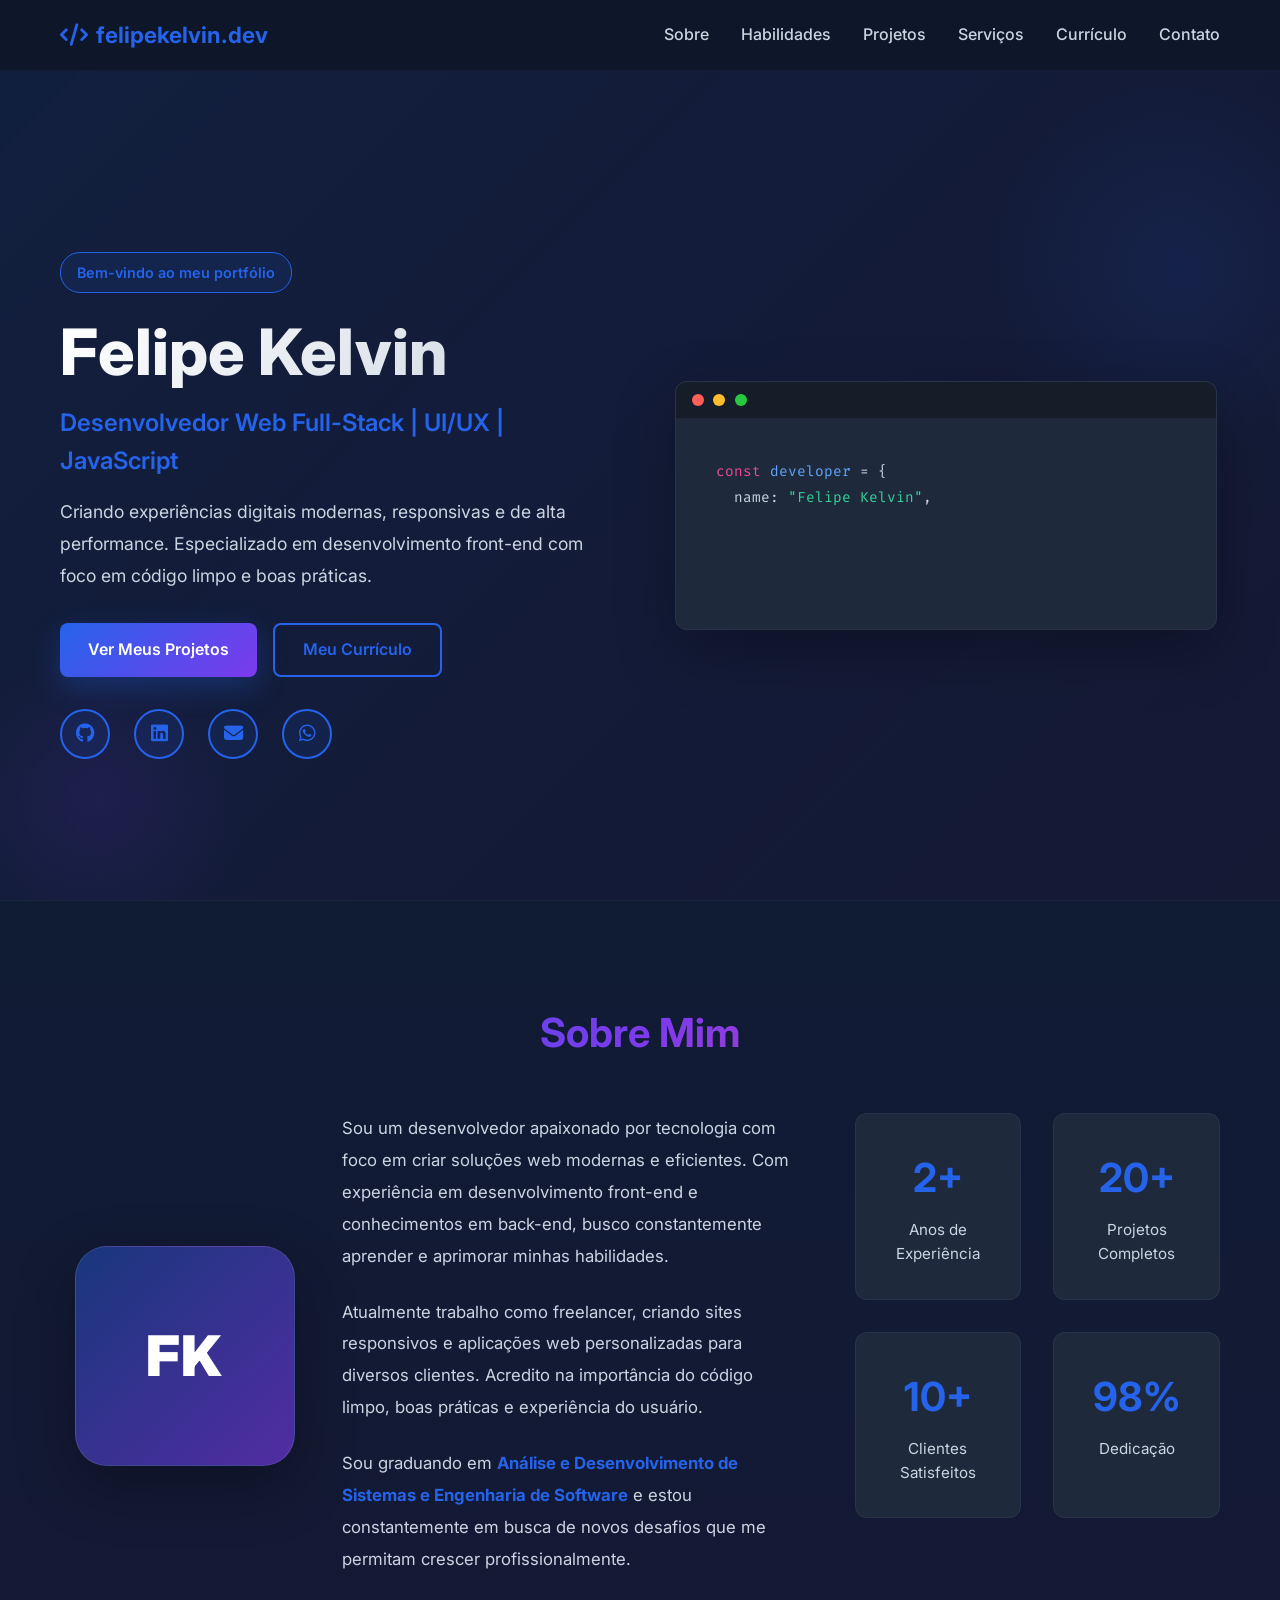
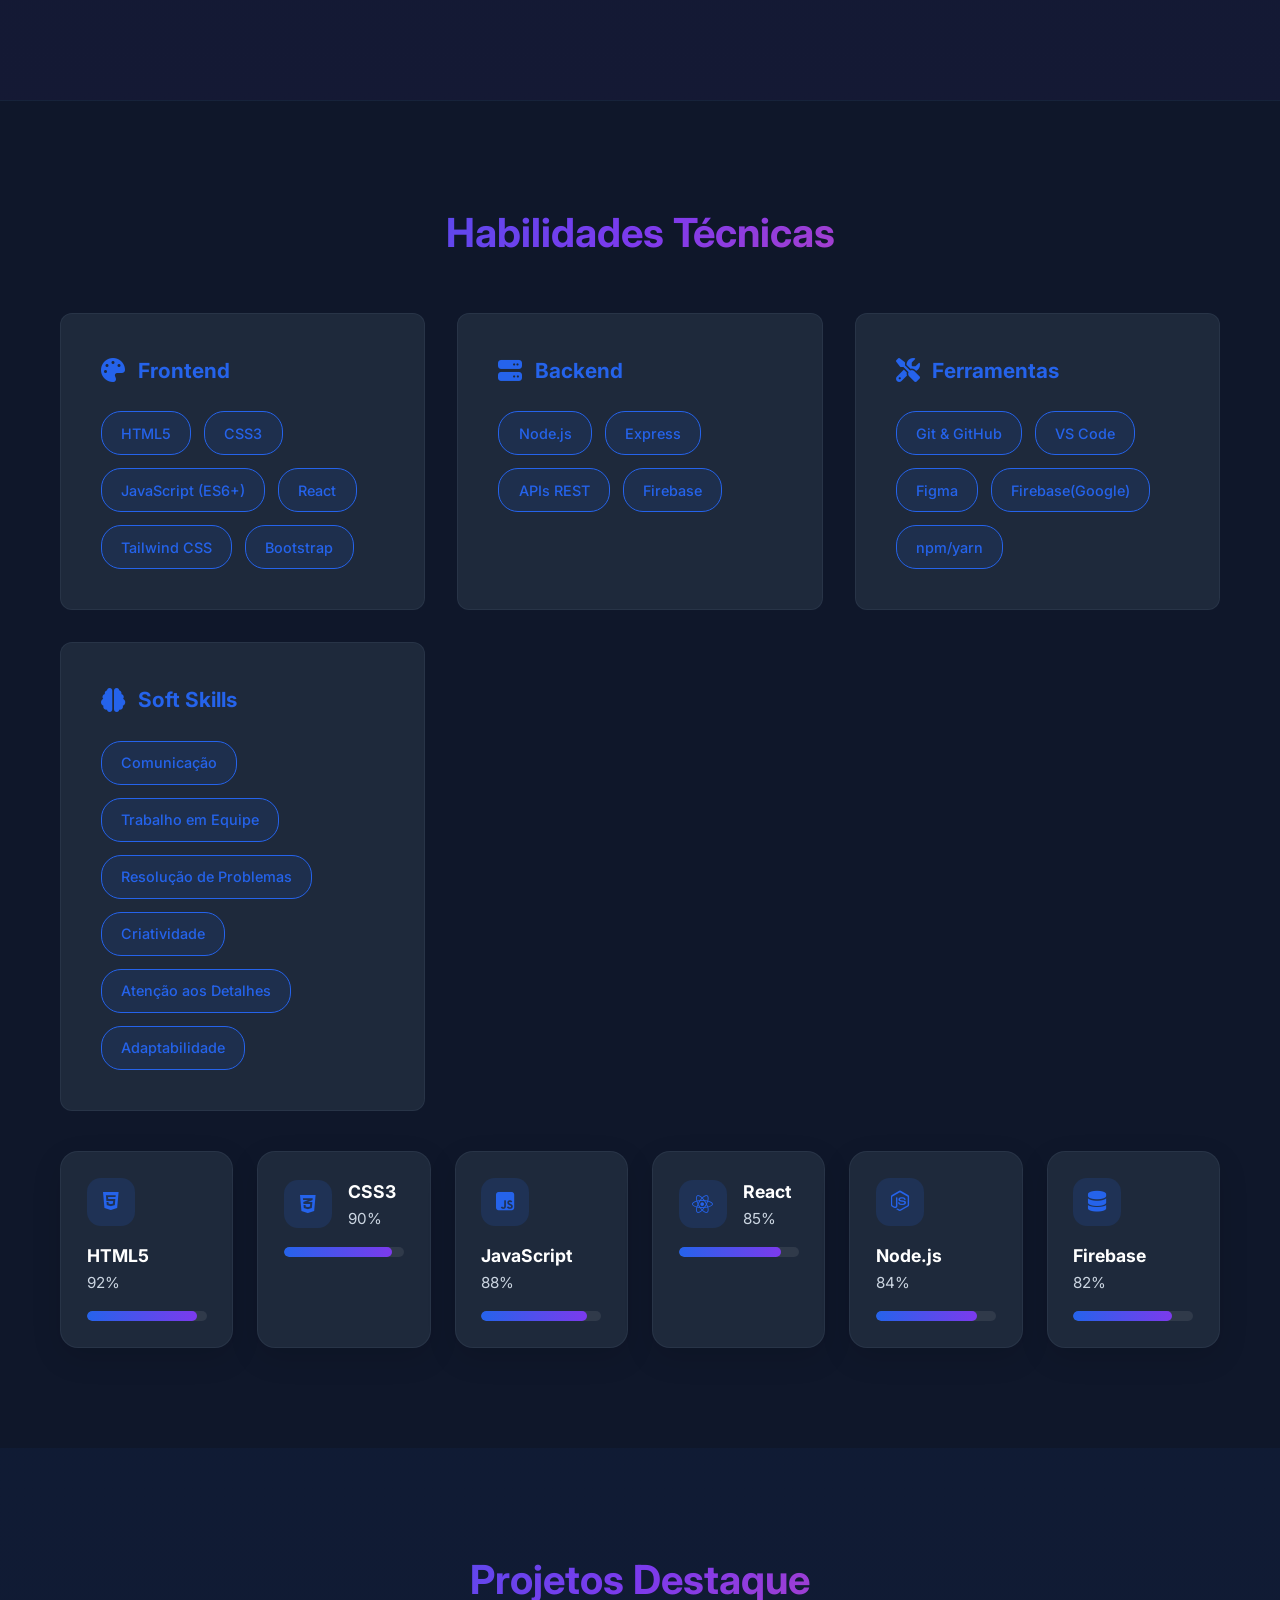
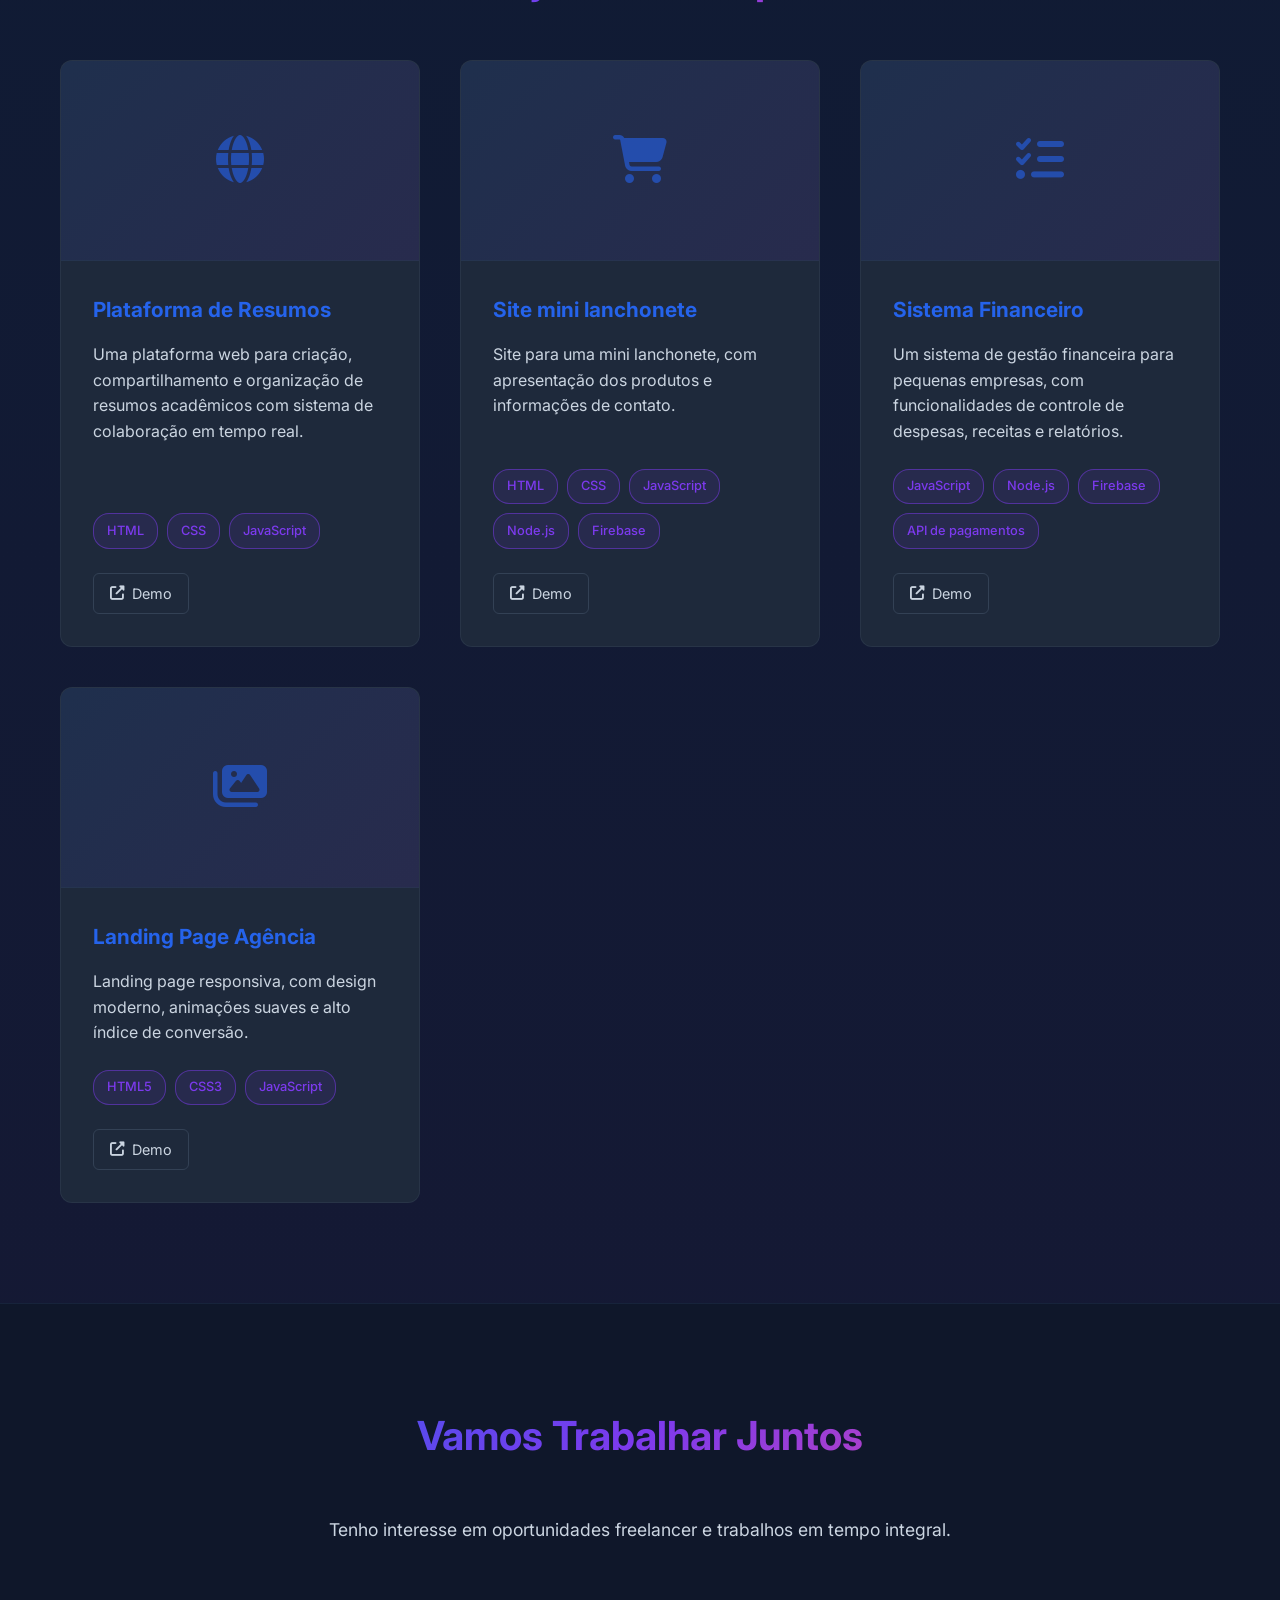
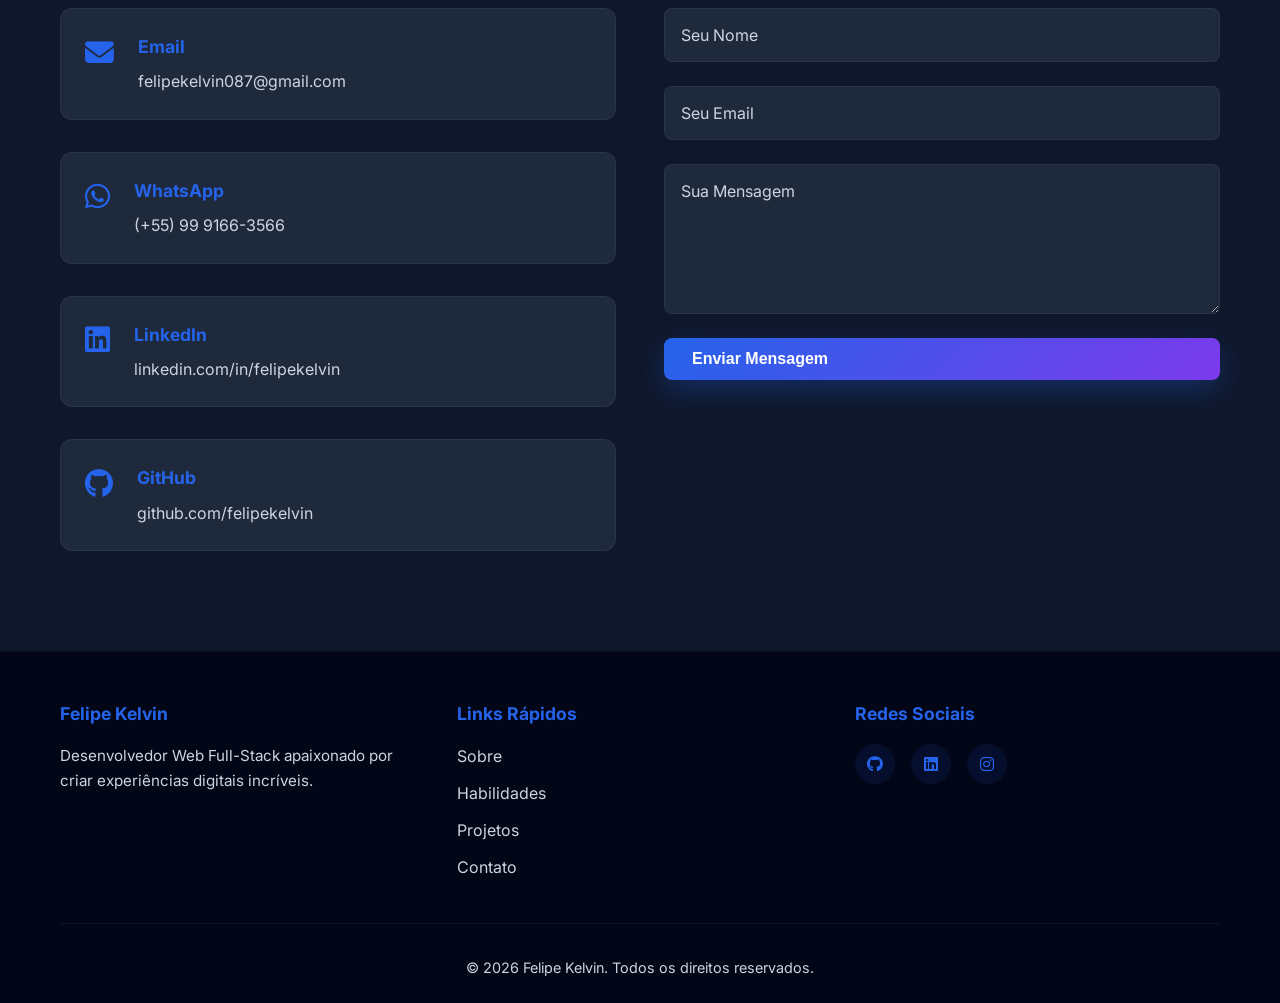
<file: index.html>
<!DOCTYPE html>
<html lang="pt-BR">
<head>
  <meta charset="UTF-8">
  <meta name="viewport" content="width=device-width, initial-scale=1.0">
  <title>Felipe Kelvin | Desenvolvedor Full-Stack</title>
  
  <link rel="preconnect" href="https://fonts.googleapis.com">
  <link rel="preconnect" href="https://fonts.gstatic.com" crossorigin>
  <link href="https://fonts.googleapis.com/css2?family=Inter:wght@300;400;500;600;700;800&family=Fira+Code:wght@400;500;600&display=swap" rel="stylesheet">
  <link rel="stylesheet" href="https://cdnjs.cloudflare.com/ajax/libs/font-awesome/6.4.0/css/all.min.css">
  
  <link rel="stylesheet" href="style.css">
</head>

<body>
  <!-- NAVIGATION -->
  <nav class="navbar">
    <div class="nav-container">
      <a href="#" class="nav-logo">
        <i class="fas fa-code"></i> felipekelvin.dev
      </a>
      <ul class="nav-menu" id="navMenu">
        <li><a href="#sobre" class="nav-link">Sobre</a></li>
        <li><a href="#skills" class="nav-link">Habilidades</a></li>
        <li><a href="#projetos" class="nav-link">Projetos</a></li>
        <li><a href="services.html" class="nav-link">Serviços</a></li>
        <li><a href="curriculo.html" class="nav-link">Currículo</a></li>
        <li><a href="#contato" class="nav-link">Contato</a></li>
      </ul>
      <div class="hamburger" id="hamburger">
        <span></span>
        <span></span>
        <span></span>
      </div>
    </div>
  </nav>

  <!-- HERO SECTION -->
  <section class="hero">
    <div class="hero-content">
      <div class="hero-text">
        <span class="hero-tag">Bem-vindo ao meu portfólio</span>
        <h1>Felipe Kelvin</h1>
        <p class="hero-subtitle">Desenvolvedor Web Full-Stack | UI/UX | JavaScript</p>
        <p class="hero-description">
          Criando experiências digitais modernas, responsivas e de alta performance. 
          Especializado em desenvolvimento front-end com foco em código limpo e boas práticas.
        </p>
        <div class="hero-buttons">
          <a href="#projetos" class="btn btn-primary">Ver Meus Projetos</a>
          <a href="curriculo.html" class="btn btn-secondary">Meu Currículo</a>
        </div>
        <div class="social-links">
          <a href="https://github.com" target="_blank" title="GitHub"><i class="fab fa-github"></i></a>
          <a href="https://linkedin.com" target="_blank" title="LinkedIn"><i class="fab fa-linkedin"></i></a>
          <a href="mailto:felipekelvin087@gmail.com" title="Email"><i class="fas fa-envelope"></i></a>
          <a href="https://wa.me/559991663566" target="_blank" title="WhatsApp"><i class="fab fa-whatsapp"></i></a>
        </div>
      </div>
      <div class="hero-visual">
        <div class="code-card">
          <div class="code-header">
            <span></span><span></span><span></span>
          </div>
          <code>
            <span class="code-const" style="color:#ec4899 !important;">const</span> <span class="code-var" style="color:#60a5fa !important;">developer</span> = {<br>
            &nbsp;&nbsp;name: <span class="code-string" style="color:#34d399 !important;">"Felipe Kelvin"</span>,<br>
            &nbsp;&nbsp;role: <span class="code-string" style="color:#34d399 !important;">"Web Developer"</span>,<br>
            &nbsp;&nbsp;skills: [<span class="code-string" style="color:#34d399 !important;">"React"</span>, <span class="code-string" style="color:#34d399 !important;">"JavaScript"</span>, <span class="code-string" style="color:#34d399 !important;">"CSS"</span>],<br>
            &nbsp;&nbsp;passionate: <span class="code-bool" style="color:#fbbf24 !important;">true</span><br>
            };
          </code>
        </div>
      </div>
    </div>
  </section>

  <!-- ABOUT SECTION -->
  <section id="sobre" class="about">
    <div class="container">
      <h2 class="section-title">Sobre Mim</h2>
      <div class="about-content">
        <div class="about-profile">
          <div class="about-photo">
            <div class="avatar">
              <span>FK</span>
            </div>
          </div>
          <div class="about-text">
            <p>
              Sou um desenvolvedor apaixonado por tecnologia com foco em criar soluções web modernas e eficientes. 
              Com experiência em desenvolvimento front-end e conhecimentos em back-end, busco constantemente aprender 
              e aprimorar minhas habilidades.
            </p>
            <p>
              Atualmente trabalho como freelancer, criando sites responsivos e aplicações web personalizadas para 
              diversos clientes. Acredito na importância do código limpo, boas práticas e experiência do usuário.
            </p>
            <p>
              Sou graduando em <strong>Análise e Desenvolvimento de Sistemas e Engenharia de Software</strong> e estou constantemente em busca 
              de novos desafios que me permitam crescer profissionalmente.
            </p>
          </div>
        </div>
        <div class="about-stats">
          <div class="stat">
            <span class="stat-number">2+</span>
            <span class="stat-label">Anos de Experiência</span>
          </div>
          <div class="stat">
            <span class="stat-number">20+</span>
            <span class="stat-label">Projetos Completos</span>
          </div>
          <div class="stat">
            <span class="stat-number">10+</span>
            <span class="stat-label">Clientes Satisfeitos</span>
          </div>
          <div class="stat">
            <span class="stat-number">100%</span>
            <span class="stat-label">Dedicação</span>
          </div>
        </div>
      </div>
    </div>
  </section>

  <!-- SKILLS SECTION -->
  <section id="skills" class="skills">
    <div class="container">
      <h2 class="section-title">Habilidades Técnicas</h2>
      
      <div class="skills-grid">
        <div class="skill-category">
          <h3><i class="fas fa-palette"></i> Frontend</h3>
          <div class="skill-tags">
            <span class="skill-tag">HTML5</span>
            <span class="skill-tag">CSS3</span>
            <span class="skill-tag">JavaScript (ES6+)</span>
            <span class="skill-tag">React</span>
            <span class="skill-tag">Tailwind CSS</span>
            <span class="skill-tag">Bootstrap</span>
          </div>
        </div>

        <div class="skill-category">
          <h3><i class="fas fa-server"></i> Backend</h3>
          <div class="skill-tags">
            <span class="skill-tag">Node.js</span>
            <span class="skill-tag">Express</span>
            <span class="skill-tag">APIs REST</span>
            <span class="skill-tag">Firebase</span>
          </div>
        </div>

        <div class="skill-category">
          <h3><i class="fas fa-tools"></i> Ferramentas</h3>
          <div class="skill-tags">
            <span class="skill-tag">Git & GitHub</span>
            <span class="skill-tag">VS Code</span>
            <span class="skill-tag">Figma</span>
            <span class="skill-tag">Firebase(Google)</span>
            <span class="skill-tag">npm/yarn</span>
          </div>
        </div>

        <div class="skill-category">
          <h3><i class="fas fa-brain"></i> Soft Skills</h3>
          <div class="skill-tags">
            <span class="skill-tag">Comunicação</span>
            <span class="skill-tag">Trabalho em Equipe</span>
            <span class="skill-tag">Resolução de Problemas</span>
            <span class="skill-tag">Criatividade</span>
            <span class="skill-tag">Atenção aos Detalhes</span>
            <span class="skill-tag">Adaptabilidade</span>
          </div>
        </div>
      </div>

      <div class="skill-cards">
        <div class="skill-card">
          <div class="skill-card-header">
            <div class="skill-icon"><i class="fab fa-html5"></i></div>
            <div>
              <h4>HTML5</h4>
              <span>92%</span>
            </div>
          </div>
          <div class="skill-meter"><span style="width: 92%;"></span></div>
        </div>

        <div class="skill-card">
          <div class="skill-card-header">
            <div class="skill-icon"><i class="fab fa-css3-alt"></i></div>
            <div>
              <h4>CSS3</h4>
              <span>90%</span>
            </div>
          </div>
          <div class="skill-meter"><span style="width: 90%;"></span></div>
        </div>

        <div class="skill-card">
          <div class="skill-card-header">
            <div class="skill-icon"><i class="fab fa-js-square"></i></div>
            <div>
              <h4>JavaScript</h4>
              <span>88%</span>
            </div>
          </div>
          <div class="skill-meter"><span style="width: 88%;"></span></div>
        </div>

        <div class="skill-card">
          <div class="skill-card-header">
            <div class="skill-icon"><i class="fab fa-react"></i></div>
            <div>
              <h4>React</h4>
              <span>85%</span>
            </div>
          </div>
          <div class="skill-meter"><span style="width: 85%;"></span></div>
        </div>

        <div class="skill-card">
          <div class="skill-card-header">
            <div class="skill-icon"><i class="fab fa-node-js"></i></div>
            <div>
              <h4>Node.js</h4>
              <span>84%</span>
            </div>
          </div>
          <div class="skill-meter"><span style="width: 84%;"></span></div>
        </div>

        <div class="skill-card">
          <div class="skill-card-header">
            <div class="skill-icon"><i class="fas fa-database"></i></div>
            <div>
              <h4>Firebase</h4>
              <span>82%</span>
            </div>
          </div>
          <div class="skill-meter"><span style="width: 82%;"></span></div>
        </div>
      </div>
    </div>
  </section>

  <!-- PROJECTS SECTION -->
  <section id="projetos" class="projects">
    <div class="container">
      <h2 class="section-title">Projetos Destaque</h2>
      
      <div class="projects-grid">
        <div class="project-card">
          <div class="project-image">
            <div class="project-placeholder">
              <i class="fas fa-globe"></i>
            </div>
          </div>
          <div class="project-content">
            <h3>Plataforma de Resumos</h3>
            <p>Uma plataforma web para criação, compartilhamento e organização de resumos acadêmicos com sistema de colaboração em tempo real.</p>
            <div class="project-tags">
              <span>HTML</span>
              <span>CSS</span>
              <span>JavaScript</span>
            </div>
            <div class="project-links">
              <!-- <a href="#" class="link-btn"><i class="fab fa-github"></i> Código</a> -->
              <a href="https://plataformaderesumos.netlify.app/" class="link-btn"><i class="fas fa-external-link-alt"></i> Demo</a>
            </div>
          </div>
        </div>

        <div class="project-card">
          <div class="project-image">
            <div class="project-placeholder">
              <i class="fas fa-shopping-cart"></i>
            </div>
          </div>
          <div class="project-content">
            <h3>Site mini lanchonete</h3>
            <p>Site para uma mini lanchonete, com apresentação dos produtos e informações de contato.</p>
            <div class="project-tags">
              <span>HTML</span>
              <span>CSS</span>
              <span>JavaScript</span>
              <span>Node.js</span>
              <span>Firebase</span>
            </div>
            <div class="project-links">
              <!-- <a href="#" class="link-btn"><i class="fab fa-github"></i> Código</a> -->
              <a href="https://querocoxinha.netlify.app/" class="link-btn"><i class="fas fa-external-link-alt"></i> Demo</a>
            </div>
          </div>
        </div>

        <div class="project-card">
          <div class="project-image">
            <div class="project-placeholder">
              <i class="fas fa-tasks"></i>
            </div>
          </div>
          <div class="project-content">
            <h3>Sistema Financeiro</h3>
            <p>Um sistema de gestão financeira para pequenas empresas, com funcionalidades de controle de despesas, receitas e relatórios.</p>
            <div class="project-tags">
              <span>JavaScript</span>
              <span>Node.js</span>
              <span>Firebase</span>
              <span>API de pagamentos</span>
            </div>
            <div class="project-links">
              <!-- <a href="#" class="link-btn"><i class="fab fa-github"></i> Código</a> -->
              <a href="https://sistemafinanceiro33.netlify.app/" class="link-btn"><i class="fas fa-external-link-alt"></i> Demo</a>
            </div>
          </div>
        </div>

        <div class="project-card">
          <div class="project-image">
            <div class="project-placeholder">
              <i class="fas fa-images"></i>
            </div>
          </div>
          <div class="project-content">
            <h3>Landing Page Agência</h3>
            <p>Landing page responsiva, com design moderno, animações suaves e alto índice de conversão.</p>
            <div class="project-tags">
              <span>HTML5</span>
              <span>CSS3</span>
              <span>JavaScript</span>
            </div>
            <div class="project-links">
              <!-- <a href="#" class="link-btn"><i class="fab fa-github"></i> Código</a> -->
              <a href="https://modelolandingpage10.netlify.app/" class="link-btn"><i class="fas fa-external-link-alt"></i> Demo</a>
            </div>
          </div>
        </div>

  
      </div>
    </div>
  </section>

  <!-- CONTACT SECTION -->
  <section id="contato" class="contact">
    <div class="container">
      <h2 class="section-title">Vamos Trabalhar Juntos</h2>
      <p class="contact-subtitle">Tenho interesse em oportunidades freelancer e trabalhos em tempo integral.</p>
      
      <div class="contact-content">
        <div class="contact-info">
          <div class="contact-item">
            <i class="fas fa-envelope"></i>
            <div>
              <h4>Email</h4>
              <p><a href="mailto:felipekelvin087@gmail.com">felipekelvin087@gmail.com</a></p>
            </div>
          </div>
          
          <div class="contact-item">
            <i class="fab fa-whatsapp"></i>
            <div>
              <h4>WhatsApp</h4>
              <p><a href="https://wa.me/559991663566" target="_blank">(+55) 99 9166-3566</a></p>
            </div>
          </div>
          
          <div class="contact-item">
            <i class="fab fa-linkedin"></i>
            <div>
              <h4>LinkedIn</h4>
              <p><a href="https://linkedin.com/in/felipe-kelvin" target="_blank">linkedin.com/in/felipekelvin</a></p>
            </div>
          </div>
          
          <div class="contact-item">
            <i class="fab fa-github"></i>
            <div>
              <h4>GitHub</h4>
              <p><a href="https://github.com/felipekelvin" target="_blank">github.com/felipekelvin</a></p>
            </div>
          </div>
        </div>

        <form class="contact-form">
          <div class="form-group">
            <input type="text" name="name" placeholder="Seu Nome" required autocomplete="name">
          </div>
          <div class="form-group">
            <input type="email" name="email" placeholder="Seu Email" required autocomplete="email">
          </div>
          <div class="form-group">
            <textarea name="message" placeholder="Sua Mensagem" rows="5" required></textarea>
          </div>
          <button type="submit" class="btn btn-primary">Enviar Mensagem</button>
        </form>
      </div>
    </div>
  </section>

  <!-- FOOTER -->
  <footer class="footer">
    <div class="container">
      <div class="footer-content">
        <div>
          <h4>Felipe Kelvin</h4>
          <p>Desenvolvedor Web Full-Stack apaixonado por criar experiências digitais incríveis.</p>
        </div>
        <div>
          <h4>Links Rápidos</h4>
          <ul>
            <li><a href="#sobre">Sobre</a></li>
            <li><a href="#skills">Habilidades</a></li>
            <li><a href="#projetos">Projetos</a></li>
            <li><a href="#contato">Contato</a></li>
          </ul>
        </div>
        <div>
          <h4>Redes Sociais</h4>
          <div class="footer-social">
            <a href="https://github.com/Felipe-kelvin/" target="_blank"><i class="fab fa-github"></i></a>
            <a href="https://www.linkedin.com/in/felipe-kelvin/" target="_blank"><i class="fab fa-linkedin"></i></a>
            <a href="https://www.instagram.com/_fellipekellvin_/" target="_blank"><i class="fab fa-instagram"></i></a>
          </div>
        </div>
      </div>
      <div class="footer-bottom">
        <p>&copy; 2026 Felipe Kelvin. Todos os direitos reservados.</p>
      </div>
    </div>
  </footer>

  <script src="script.js"></script>
</body>
</html>
</file>
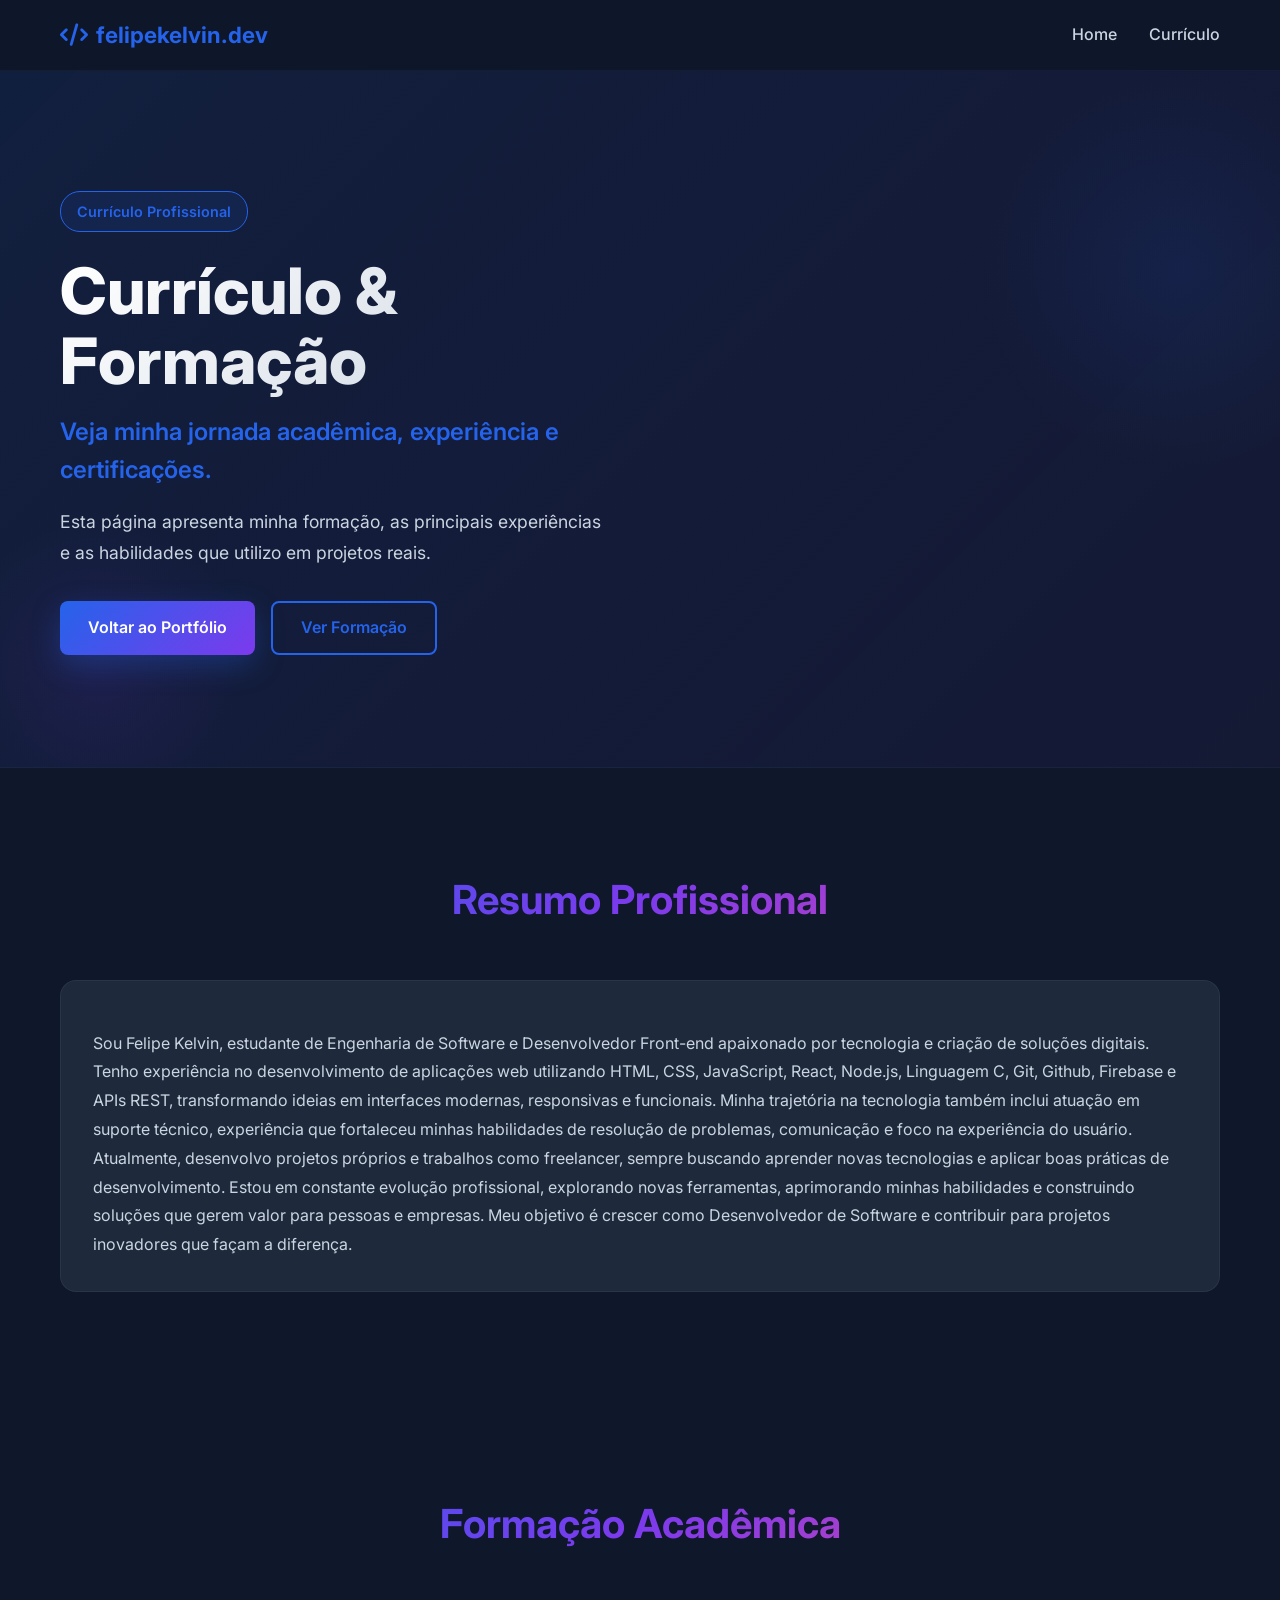
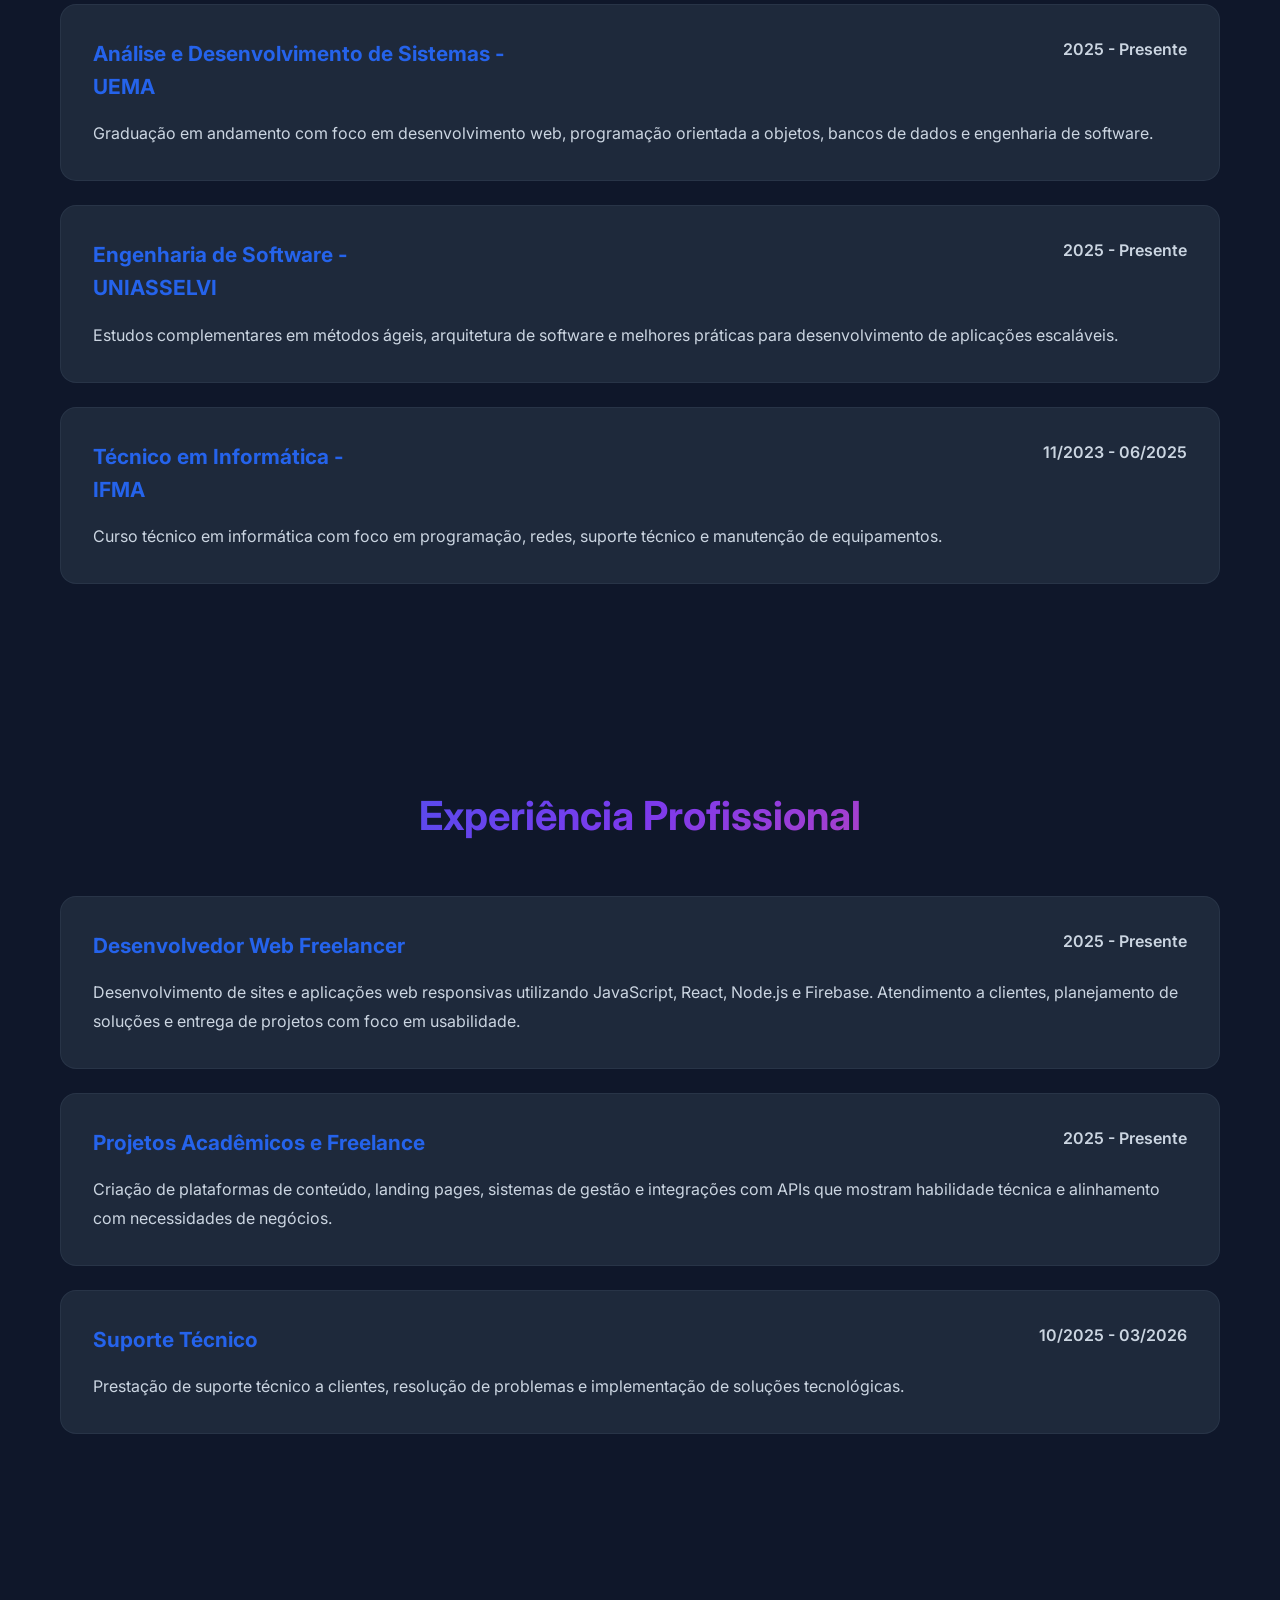
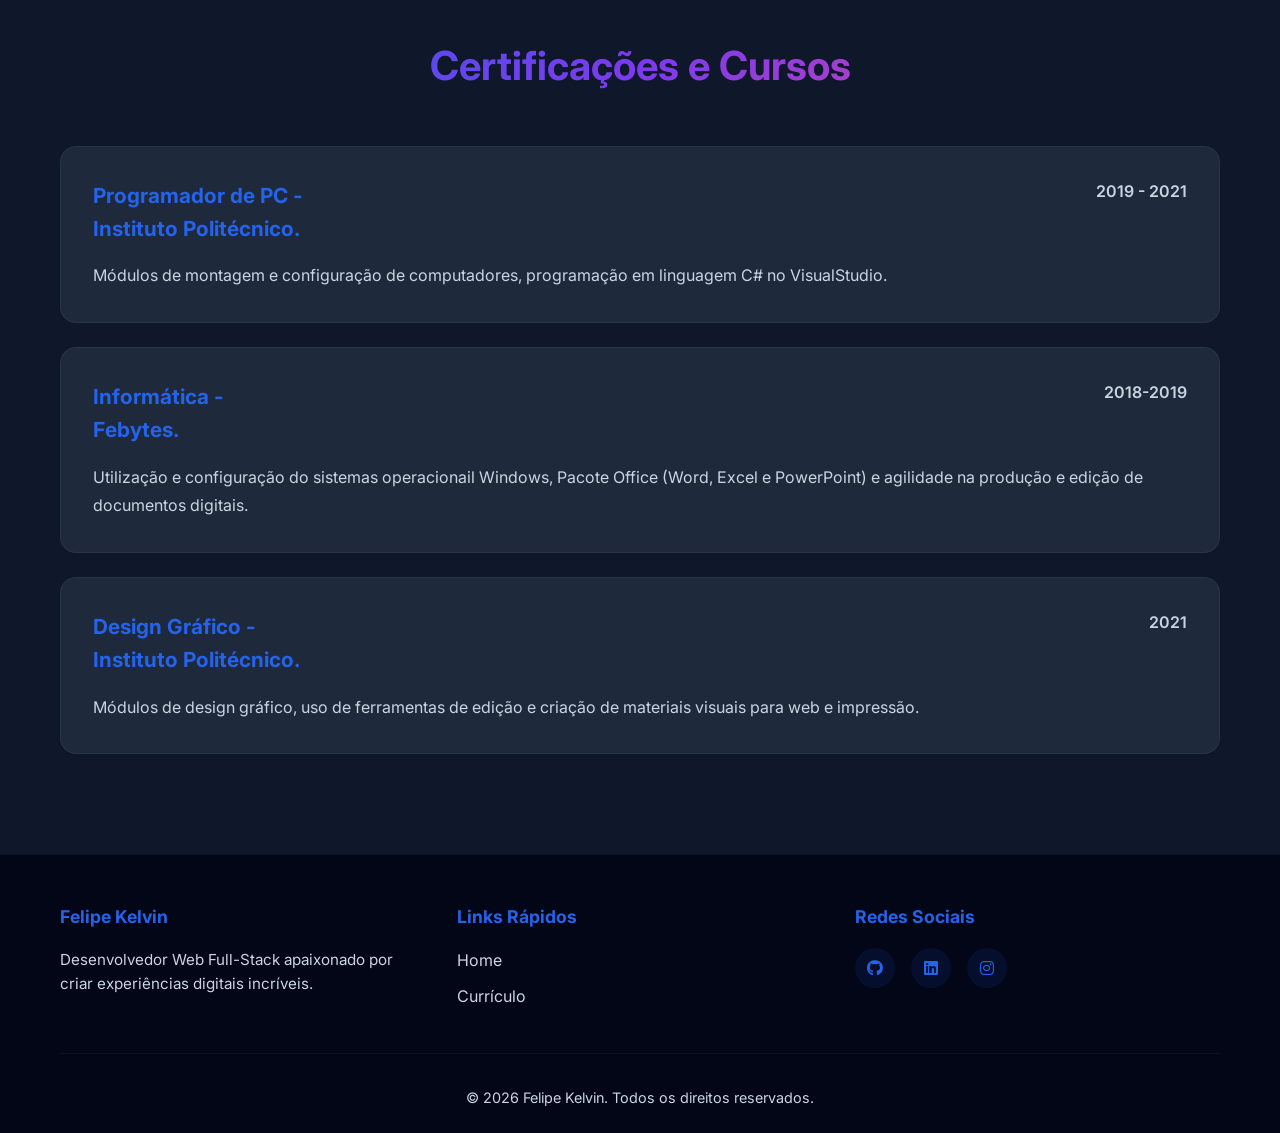
<file: curriculo.html>
<!DOCTYPE html>
<html lang="pt-BR">

<head>
  <meta charset="UTF-8">
  <meta name="viewport" content="width=device-width, initial-scale=1.0">
  <title>Currículo | Felipe Kelvin</title>
  <link rel="preconnect" href="https://fonts.googleapis.com">
  <link rel="preconnect" href="https://fonts.gstatic.com" crossorigin>
  <link
    href="https://fonts.googleapis.com/css2?family=Inter:wght@300;400;500;600;700;800&family=Fira+Code:wght@400;500;600&display=swap"
    rel="stylesheet">
  <link rel="stylesheet" href="https://cdnjs.cloudflare.com/ajax/libs/font-awesome/6.4.0/css/all.min.css">
  <link rel="stylesheet" href="style.css">
</head>

<body>
  <nav class="navbar">
    <div class="nav-container">
      <a href="index.html" class="nav-logo">
        <i class="fas fa-code"></i> felipekelvin.dev
      </a>
      <ul class="nav-menu" id="navMenu">
        <li><a href="index.html" class="nav-link">Home</a></li>
        <li><a href="curriculo.html" class="nav-link">Currículo</a></li>
      </ul>
      <div class="hamburger" id="hamburger">
        <span></span>
        <span></span>
        <span></span>
      </div>
    </div>
  </nav>

  <section class="hero resume-hero">
    <div class="hero-content">
      <div class="hero-text">
        <span class="hero-tag">Currículo Profissional</span>
        <h1>Currículo & Formação</h1>
        <p class="hero-subtitle">Veja minha jornada acadêmica, experiência e certificações.</p>
        <p class="hero-description">
          Esta página apresenta minha formação, as principais experiências e as habilidades que utilizo em projetos
          reais.
        </p>
        <div class="hero-buttons">
          <a href="index.html" class="btn btn-primary">Voltar ao Portfólio</a>
          <a href="#formacao" class="btn btn-secondary">Ver Formação</a>
        </div>
      </div>
    </div>
  </section>

  <section class="resume-section">
    <div class="container">
      <h2 class="section-title">Resumo Profissional</h2>
      <div class="resume-list">
        <article class="resume-item">
          <div class="resume-item-header">
            <h3></h3>
            <span class="resume-date"></span>
          </div>
          <p>Sou Felipe Kelvin, estudante de Engenharia de Software e Desenvolvedor Front-end apaixonado por tecnologia
            e criação de soluções digitais. Tenho experiência no desenvolvimento de aplicações web utilizando HTML, CSS,
            JavaScript, React, Node.js, Linguagem C, Git, Github, Firebase e APIs REST, transformando ideias em
            interfaces modernas, responsivas e funcionais.

            Minha trajetória na tecnologia também inclui atuação em suporte técnico, experiência que fortaleceu minhas
            habilidades de resolução de problemas, comunicação e foco na experiência do usuário. Atualmente, desenvolvo
            projetos próprios e trabalhos como freelancer, sempre buscando aprender novas tecnologias e aplicar boas
            práticas de desenvolvimento.

            Estou em constante evolução profissional, explorando novas ferramentas, aprimorando minhas habilidades e
            construindo soluções que gerem valor para pessoas e empresas. Meu objetivo é crescer como Desenvolvedor de
            Software e contribuir para projetos inovadores que façam a diferença.</p>
        </article>
      </div>
    </div>
  </section>

  <section id="formacao" class="resume-section">
    <div class="container">
      <h2 class="section-title">Formação Acadêmica</h2>
      <div class="resume-list">
        <article class="resume-item">
          <div class="resume-item-header">
            <h3>Análise e Desenvolvimento de Sistemas -<br>UEMA</h3>
            <span class="resume-date">2025 - Presente</span>
          </div>
          <p>Graduação em andamento com foco em desenvolvimento web, programação orientada a objetos, bancos de dados e
            engenharia de software.</p>
        </article>

        <article class="resume-item">
          <div class="resume-item-header">
            <h3>Engenharia de Software -<br>UNIASSELVI</h3>
            <span class="resume-date">2025 - Presente</span>
          </div>
          <p>Estudos complementares em métodos ágeis, arquitetura de software e melhores práticas para desenvolvimento
            de aplicações escaláveis.</p>
        </article>

        <article class="resume-item">
          <div class="resume-item-header">
            <h3>Técnico em Informática -<br>IFMA</h3>
            <span class="resume-date">11/2023 - 06/2025</span>
          </div>
          <p>Curso técnico em informática com foco em programação, redes, suporte técnico e manutenção de equipamentos.
          </p>
        </article>
      </div>
    </div>
  </section>

  <section class="resume-section">
    <div class="container">
      <h2 class="section-title">Experiência Profissional</h2>
      <div class="resume-list">
        <article class="resume-item">
          <div class="resume-item-header">
            <h3>Desenvolvedor Web Freelancer</h3>
            <span class="resume-date">2025 - Presente</span>
          </div>
          <p>Desenvolvimento de sites e aplicações web responsivas utilizando JavaScript, React, Node.js e Firebase.
            Atendimento a clientes, planejamento de soluções e entrega de projetos com foco em usabilidade.</p>
        </article>

        <article class="resume-item">
          <div class="resume-item-header">
            <h3>Projetos Acadêmicos e Freelance</h3>
            <span class="resume-date">2025 - Presente</span>
          </div>
          <p>Criação de plataformas de conteúdo, landing pages, sistemas de gestão e integrações com APIs que mostram
            habilidade técnica e alinhamento com necessidades de negócios.</p>
        </article>

        <article class="resume-item">
          <div class="resume-item-header">
            <h3>Suporte Técnico</h3>
            <span class="resume-date">10/2025 - 03/2026</span>
          </div>
          <p>Prestação de suporte técnico a clientes, resolução de problemas e implementação de soluções tecnológicas.
          </p>
        </article>
      </div>
    </div>
  </section>

  <section class="resume-section">
    <div class="container">
      <h2 class="section-title">Certificações e Cursos</h2>
      <div class="resume-list">
        <article class="resume-item">
          <div class="resume-item-header">
            <h3>Programador de PC -<br>Instituto Politécnico.</h3>
            <span class="resume-date">2019 - 2021</span>
          </div>
          <p>Módulos de montagem e configuração de computadores, programação em linguagem C# no VisualStudio.</p>
        </article>

        <article class="resume-item">
          <div class="resume-item-header">
            <h3>Informática -<br>Febytes.</h3>
            <span class="resume-date">2018-2019</span>
          </div>
          <p>Utilização e configuração do sistemas operacionail Windows, Pacote Office (Word, Excel e
            PowerPoint) e agilidade na produção e edição de documentos digitais.</p>
        </article>

        <article class="resume-item">
          <div class="resume-item-header">
            <h3>Design Gráfico -<br>Instituto Politécnico.</h3>
            <span class="resume-date">2021</span>
          </div>
          <p>Módulos de design gráfico, uso de ferramentas de edição e criação de materiais visuais para web e
            impressão.</p>
        </article>


      </div>
    </div>
  </section>

  <footer class="footer">
    <div class="container">
      <div class="footer-content">
        <div>
          <h4>Felipe Kelvin</h4>
          <p>Desenvolvedor Web Full-Stack apaixonado por criar experiências digitais incríveis.</p>
        </div>
        <div>
          <h4>Links Rápidos</h4>
          <ul>
            <li><a href="index.html">Home</a></li>
            <li><a href="curriculo.html">Currículo</a></li>
          </ul>
        </div>
        <div>
          <h4>Redes Sociais</h4>
          <div class="footer-social">
            <a href="https://github.com/Felipe-kelvin/" target="_blank"><i class="fab fa-github"></i></a>
            <a href="https://www.linkedin.com/in/felipe-kelvin/" target="_blank"><i class="fab fa-linkedin"></i></a>
            <a href="https://www.instagram.com/_fellipekellvin_/" target="_blank"><i class="fab fa-instagram"></i></a>
          </div>
        </div>
      </div>
      <div class="footer-bottom">
        <p>&copy; 2026 Felipe Kelvin. Todos os direitos reservados.</p>
      </div>
    </div>
  </footer>

  <script src="script.js"></script>
</body>

</html>
</file>
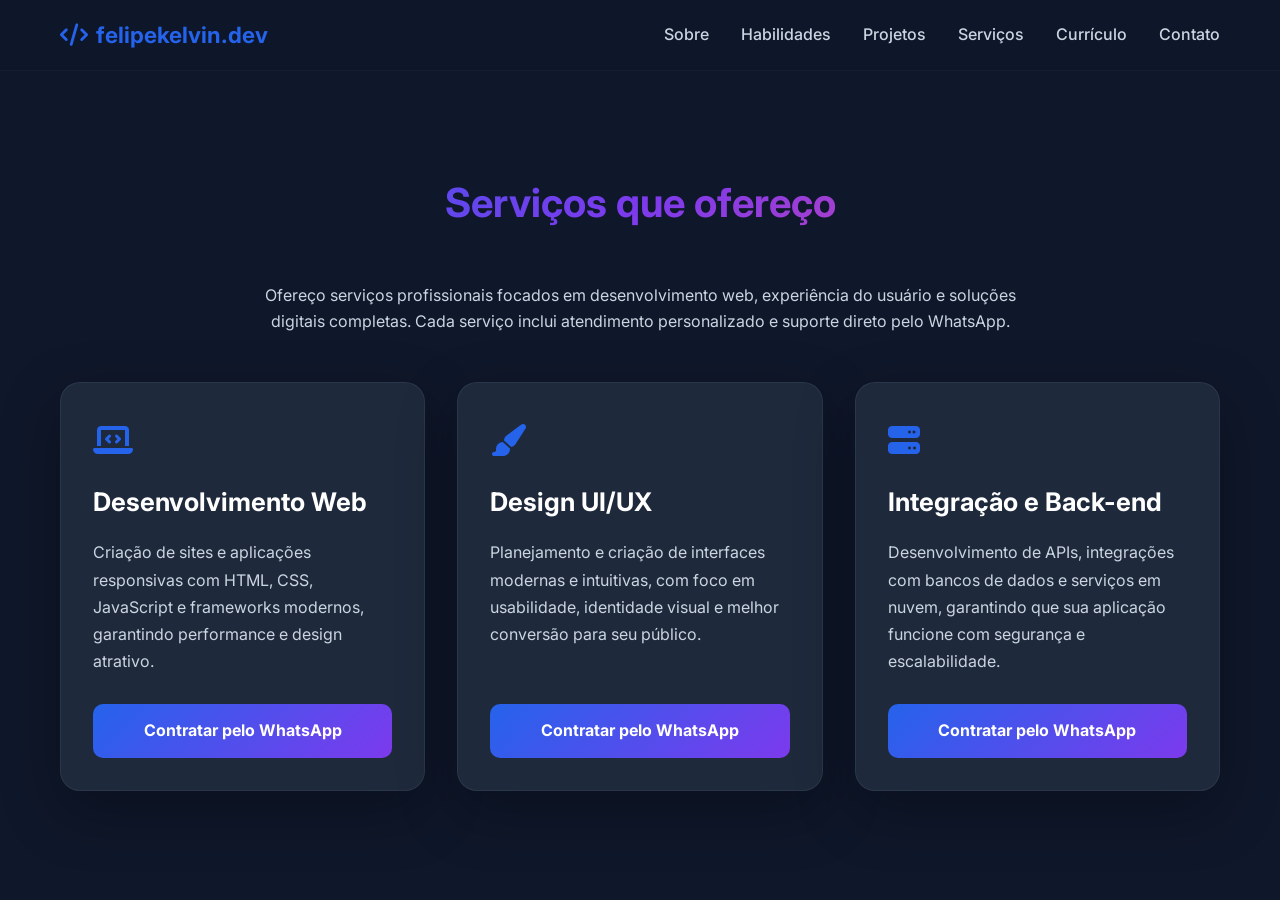
<file: services.html>
<!DOCTYPE html>
<html lang="pt-BR">
<head>
  <meta charset="UTF-8">
  <meta name="viewport" content="width=device-width, initial-scale=1.0">
  <title>Serviços | Felipe Kelvin</title>

  <link rel="preconnect" href="https://fonts.googleapis.com">
  <link rel="preconnect" href="https://fonts.gstatic.com" crossorigin>
  <link href="https://fonts.googleapis.com/css2?family=Inter:wght@300;400;500;600;700;800&family=Fira+Code:wght@400;500;600&display=swap" rel="stylesheet">
  <link rel="stylesheet" href="https://cdnjs.cloudflare.com/ajax/libs/font-awesome/6.4.0/css/all.min.css">
  <link rel="stylesheet" href="style.css">
</head>
<body>
  <nav class="navbar">
    <div class="nav-container">
      <a href="index.html" class="nav-logo">
        <i class="fas fa-code"></i> felipekelvin.dev
      </a>
      <ul class="nav-menu" id="navMenu">
        <li><a href="index.html#sobre" class="nav-link">Sobre</a></li>
        <li><a href="index.html#skills" class="nav-link">Habilidades</a></li>
        <li><a href="index.html#projetos" class="nav-link">Projetos</a></li>
        <li><a href="services.html" class="nav-link">Serviços</a></li>
        <li><a href="curriculo.html" class="nav-link">Currículo</a></li>
        <li><a href="index.html#contato" class="nav-link">Contato</a></li>
      </ul>
      <div class="hamburger" id="hamburger">
        <span></span>
        <span></span>
        <span></span>
      </div>
    </div>
  </nav>

  <section class="service-section">
    <div class="container">
      <h2 class="section-title">Serviços que ofereço</h2>
      <p style="text-align:center; color: var(--text-secondary); max-width: 760px; margin: 0 auto 3rem; font-size: 1rem;">Ofereço serviços profissionais focados em desenvolvimento web, experiência do usuário e soluções digitais completas. Cada serviço inclui atendimento personalizado e suporte direto pelo WhatsApp.</p>
      <div class="service-grid">
        <div class="service-card">
          <div>
            <div class="service-icon"><i class="fas fa-laptop-code"></i></div>
            <h3>Desenvolvimento Web</h3>
            <p>Criação de sites e aplicações responsivas com HTML, CSS, JavaScript e frameworks modernos, garantindo performance e design atrativo.</p>
          </div>
          <a href="https://wa.me/559991663566?text=Olá%20Felipe%2C%20gostaria%20de%20contratar%20o%20serviço%20de%20Desenvolvimento%20Web" class="hire-btn" target="_blank" rel="noopener">Contratar pelo WhatsApp</a>
        </div>

        <div class="service-card">
          <div>
            <div class="service-icon"><i class="fas fa-paint-brush"></i></div>
            <h3>Design UI/UX</h3>
            <p>Planejamento e criação de interfaces modernas e intuitivas, com foco em usabilidade, identidade visual e melhor conversão para seu público.</p>
          </div>
          <a href="https://wa.me/559991663566?text=Olá%20Felipe%2C%20gostaria%20de%20contratar%20o%20serviço%20de%20Design%20UI%2FUX" class="hire-btn" target="_blank" rel="noopener">Contratar pelo WhatsApp</a>
        </div>

        <div class="service-card">
          <div>
            <div class="service-icon"><i class="fas fa-server"></i></div>
            <h3>Integração e Back-end</h3>
            <p>Desenvolvimento de APIs, integrações com bancos de dados e serviços em nuvem, garantindo que sua aplicação funcione com segurança e escalabilidade.</p>
          </div>
          <a href="https://wa.me/559991663566?text=Olá%20Felipe%2C%20gostaria%20de%20contratar%20o%20serviço%20de%20Integração%20e%20Back-end" class="hire-btn" target="_blank" rel="noopener">Contratar pelo WhatsApp</a>
        </div>
      </div>
    </div>
  </section>

  <script>
    const hamburger = document.getElementById('hamburger');
    const navMenu = document.getElementById('navMenu');

    hamburger.addEventListener('click', () => {
      hamburger.classList.toggle('active');
      navMenu.classList.toggle('active');
    });
  </script>
</body>
</html>
</file>
<file: style.css>
/* ============================================
   VARIÁVEIS E RESET
   ============================================ */

:root {
  --primary: #2563eb;
  --primary-dark: #1e40af;
  --secondary: #7c3aed;
  --accent: #ec4899;
  --bg-dark: #0f172a;
  --bg-darker: #020617;
  --bg-card: #1e293b;
  --text-primary: #ffffff;
  --text-secondary: #cbd5e1;
  --border-color: #334155;
  --shadow: 0 20px 60px rgba(0, 0, 0, 0.3);
  --shadow-lg: 0 40px 80px rgba(0, 0, 0, 0.4);
  --transition: all 0.3s cubic-bezier(0.4, 0, 0.2, 1);
}

* {
  margin: 0;
  padding: 0;
  box-sizing: border-box;
}

html {
  scroll-behavior: smooth;
  overflow-x: hidden;
  width: 100%;
}

body {
  font-family: 'Inter', sans-serif;
  background-color: var(--bg-dark);
  color: var(--text-primary);
  line-height: 1.6;
  overflow-x: hidden;
  width: 100%;
  max-width: 100%;
}

code {
  font-family: 'Fira Code', monospace;
}

/* ============================================
   UTILITY CLASSES
   ============================================ */

.container {
  max-width: 1200px;
  margin: 0 auto;
  padding: 0 20px;
}

.section-title {
  font-size: 2.5rem;
  font-weight: 700;
  margin-bottom: 3rem;
  text-align: center;
  background: linear-gradient(135deg, var(--primary), var(--secondary), var(--accent));
  -webkit-background-clip: text;
  -webkit-text-fill-color: transparent;
  background-clip: text;
  animation: fadeInDown 0.8s ease-out;
}

.btn {
  display: inline-flex;
  align-items: center;
  gap: 0.5rem;
  padding: 12px 28px;
  border-radius: 8px;
  font-weight: 600;
  text-decoration: none;
  border: none;
  cursor: pointer;
  transition: var(--transition);
  font-size: 1rem;
}

.btn-primary {
  background: linear-gradient(135deg, var(--primary), var(--secondary));
  color: white;
  box-shadow: 0 10px 30px rgba(37, 99, 235, 0.3);
}

.btn-primary:hover {
  transform: translateY(-2px);
  box-shadow: 0 15px 40px rgba(37, 99, 235, 0.4);
}

.btn-secondary {
  background: transparent;
  color: var(--primary);
  border: 2px solid var(--primary);
}

.btn-secondary:hover {
  background: var(--primary);
  color: white;
  transform: translateY(-2px);
}

.link-btn {
  display: inline-flex;
  align-items: center;
  gap: 0.5rem;
  padding: 8px 16px;
  border-radius: 6px;
  color: var(--text-secondary);
  text-decoration: none;
  border: 1px solid var(--border-color);
  transition: var(--transition);
  font-size: 0.9rem;
}

.link-btn:hover {
  color: var(--primary);
  border-color: var(--primary);
  background: rgba(37, 99, 235, 0.1);
}

/* ============================================
   NAVIGATION
   ============================================ */

.navbar {
  position: sticky;
  top: 0;
  background: rgba(15, 23, 42, 0.95);
  backdrop-filter: blur(10px);
  border-bottom: 1px solid rgba(51, 65, 85, 0.2);
  z-index: 1000;
  animation: slideDown 0.6s ease-out;
}

.nav-container {
  max-width: 1200px;
  margin: 0 auto;
  padding: 0 20px;
  display: flex;
  justify-content: space-between;
  align-items: center;
  height: 70px;
}

.nav-logo {
  font-size: 1.4rem;
  font-weight: 700;
  color: var(--primary);
  text-decoration: none;
  display: flex;
  align-items: center;
  gap: 0.5rem;
  transition: var(--transition);
}

.nav-logo:hover {
  transform: scale(1.05);
}

.nav-menu {
  display: flex;
  list-style: none;
  gap: 2rem;
}

.nav-link {
  color: var(--text-secondary);
  text-decoration: none;
  font-weight: 500;
  position: relative;
  transition: var(--transition);
}

.nav-link::after {
  content: '';
  position: absolute;
  bottom: -4px;
  left: 0;
  width: 0;
  height: 2px;
  background: var(--primary);
  transition: var(--transition);
}

.nav-link:hover {
  color: var(--primary);
}

.nav-link:hover::after {
  width: 100%;
}

/* HAMBURGER MENU */

.hamburger {
  display: none;
  flex-direction: column;
  cursor: pointer;
  gap: 5px;
  z-index: 1001;
}

.hamburger span {
  width: 25px;
  height: 3px;
  background: var(--primary);
  border-radius: 2px;
  transition: var(--transition);
}

.hamburger.active span:nth-child(1) {
  transform: rotate(45deg) translate(10px, 10px);
}

.hamburger.active span:nth-child(2) {
  opacity: 0;
}

.hamburger.active span:nth-child(3) {
  transform: rotate(-45deg) translate(7px, -7px);
}

@media (max-width: 900px) {
  .hamburger {
    display: flex;
  }

  .nav-menu {
    position: fixed;
    left: -100%;
    top: 70px;
    flex-direction: column;
    background: rgba(15, 23, 42, 0.98);
    backdrop-filter: blur(10px);
    width: 100%;
    text-align: center;
    transition: 0.3s;
    gap: 0;
    border-bottom: 1px solid rgba(51, 65, 85, 0.2);
    padding: 20px 0;
  }

  .nav-menu.active {
    left: 0;
  }

  .nav-menu li {
    padding: 12px 0;
    border-bottom: 1px solid rgba(51, 65, 85, 0.2);
  }

  .nav-menu li:last-child {
    border-bottom: none;
  }

  .nav-link {
    display: block;
    color: var(--text-secondary);
  }

  .nav-link::after {
    display: none;
  }

  .nav-menu.active .nav-link {
    color: var(--primary);
  }
}

/* ============================================
   HERO SECTION
   ============================================ */

.hero {
  padding: 120px 0 80px;
  min-height: calc(100vh - 70px);
  display: flex;
  align-items: center;
  background: linear-gradient(135deg, rgba(37, 99, 235, 0.1) 0%, rgba(124, 58, 237, 0.05) 100%);
  border-bottom: 1px solid rgba(51, 65, 85, 0.2);
  position: relative;
  overflow: hidden;
  width: 100%;
  box-sizing: border-box;
}

.hero::before {
  content: '';
  position: absolute;
  top: 0;
  right: -100px;
  width: 400px;
  height: 400px;
  background: radial-gradient(circle, rgba(37, 99, 235, 0.1) 0%, transparent 70%);
  border-radius: 50%;
}

.hero::after {
  content: '';
  position: absolute;
  bottom: -50px;
  left: -50px;
  width: 300px;
  height: 300px;
  background: radial-gradient(circle, rgba(124, 58, 237, 0.1) 0%, transparent 70%);
  border-radius: 50%;
}

.hero-content {
  max-width: 1200px;
  margin: 0 auto;
  padding: 0 20px;
  display: grid;
  grid-template-columns: 1fr 1fr;
  gap: 4rem;
  align-items: center;
  position: relative;
  z-index: 1;
  width: 100%;
  box-sizing: border-box;
}

.hero-tag {
  display: inline-block;
  padding: 8px 16px;
  background: rgba(37, 99, 235, 0.1);
  border: 1px solid var(--primary);
  border-radius: 20px;
  color: var(--primary);
  font-size: 0.9rem;
  font-weight: 600;
  margin-bottom: 1.5rem;
  animation: fadeInUp 0.8s ease-out 0.2s both;
}

.hero h1 {
  font-size: 4rem;
  font-weight: 800;
  margin-bottom: 1rem;
  line-height: 1.1;
  animation: fadeInUp 0.8s ease-out 0.3s both;
  background: linear-gradient(135deg, #ffffff, #cbd5e1);
  -webkit-background-clip: text;
  -webkit-text-fill-color: transparent;
  background-clip: text;
}

.hero-subtitle {
  font-size: 1.5rem;
  color: var(--primary);
  font-weight: 600;
  margin-bottom: 1rem;
  animation: fadeInUp 0.8s ease-out 0.4s both;
}

.hero-description {
  font-size: 1.1rem;
  color: var(--text-secondary);
  margin-bottom: 2rem;
  line-height: 1.8;
  animation: fadeInUp 0.8s ease-out 0.5s both;
}

.hero-buttons {
  display: flex;
  gap: 1rem;
  margin-bottom: 2rem;
  animation: fadeInUp 0.8s ease-out 0.6s both;
  flex-wrap: wrap;
}

.social-links {
  display: flex;
  gap: 1.5rem;
  animation: fadeInUp 0.8s ease-out 0.7s both;
}

.social-links a {
  width: 50px;
  height: 50px;
  border-radius: 50%;
  background: rgba(37, 99, 235, 0.1);
  border: 2px solid var(--primary);
  color: var(--primary);
  display: flex;
  align-items: center;
  justify-content: center;
  text-decoration: none;
  font-size: 1.2rem;
  transition: var(--transition);
}

  .service-section {
    padding: 100px 0 80px;
    background: linear-gradient(180deg, rgba(15, 23, 42, 0.98) 0%, rgba(15, 23, 42, 0.95) 100%);
  }

  .service-grid {
    display: grid;
    grid-template-columns: repeat(3, minmax(250px, 1fr));
    gap: 2rem;
    align-items: stretch;
  }

  .service-card {
    background: var(--bg-card);
    border: 1px solid rgba(51, 65, 85, 0.6);
    border-radius: 20px;
    padding: 2rem;
    box-shadow: var(--shadow);
    display: flex;
    flex-direction: column;
    justify-content: space-between;
    transition: var(--transition);
  }

  .service-card:hover {
    transform: translateY(-6px);
    border-color: rgba(37, 99, 235, 0.5);
  }

  .service-icon {
    font-size: 2rem;
    color: var(--primary);
    margin-bottom: 1rem;
  }

  .service-card h3 {
    font-size: 1.6rem;
    margin-bottom: 1rem;
  }

  .service-card p {
    color: var(--text-secondary);
    line-height: 1.7;
    margin-bottom: 1.8rem;
  }

  .hire-btn {
    display: inline-flex;
    align-items: center;
    justify-content: center;
    padding: 14px 22px;
    background: linear-gradient(135deg, var(--primary), var(--secondary));
    color: white;
    border-radius: 10px;
    text-decoration: none;
    font-weight: 700;
    transition: var(--transition);
  }

  .hire-btn:hover {
    transform: translateY(-2px);
    box-shadow: 0 18px 40px rgba(37, 99, 235, 0.25);
  }

.social-links a:hover {
  background: var(--primary);
  color: white;
  transform: translateY(-5px);
  box-shadow: 0 10px 25px rgba(37, 99, 235, 0.4);
}

.hero-visual {
  animation: fadeInRight 0.8s ease-out 0.4s both;
  display: flex;
  justify-content: center;
}

.code-card {
  background: var(--bg-card);
  border: 1px solid rgba(51, 65, 85, 0.5);
  border-radius: 12px;
  padding: 0;
  box-shadow: var(--shadow);
  width: 99%;
  overflow: hidden;
  backdrop-filter: blur(10px);
}

.code-header {
  display: flex;
  gap: 0.6rem;
  padding: 12px 16px;
  background: rgba(0, 0, 0, 0.3);
  border-bottom: 1px solid rgba(51, 65, 85, 0.3);
}

.code-header span {
  width: 12px;
  height: 12px;
  border-radius: 50%;
  background: rgba(255, 255, 255, 0.2);
}

.code-header span:first-child {
  background: #ff5f57;
}

.code-header span:nth-child(2) {
  background: #ffbd2e;
}

.code-header span:last-child {
  background: #28c940;
}

.code-card code {
  display: block;
  padding: 20px;
  font-size: 0.9rem;
  color: #cbd5e1;
  overflow: hidden;
  overflow-wrap: break-word;
  word-break: break-word;
  line-height: 1.8;
}

.code-card .code-const {
  color: #ec4899 !important;
}

.code-card .code-var {
  color: #60a5fa !important;
}

.code-card .code-string {
  color: #34d399 !important;
}

.code-card .code-bool {
  color: #fbbf24 !important;
}

@media (max-width: 768px) {
  .hero {
    padding: 80px 0 60px;
    min-height: auto;
  }

  .hero-content {
    grid-template-columns: 1fr;
    gap: 2rem;
  }

  .hero h1 {
    font-size: 2.5rem;
  }

  .hero-subtitle {
    font-size: 1.2rem;
  }

  .hero-description {
    font-size: 1rem;
  }

  .hero-buttons {
    flex-direction: column;
  }

  .btn {
    width: 100%;
    justify-content: center;
  }

  .code-card {
    font-size: 0.8rem;
  }

  .code-card code {
    padding: 15px;
  }

  .social-links {
    margin-top: 1rem;
  }

  .service-section {
    padding: 60px 0 40px;
  }

  .service-grid {
    grid-template-columns: 1fr;
  }

  .hire-btn {
    width: 100%;
  }
}

/* ============================================
   ABOUT SECTION
   ============================================ */

.about {
  padding: 100px 0;
  background: linear-gradient(180deg, rgba(37, 99, 235, 0.05) 0%, rgba(124, 58, 237, 0.05) 100%);
  border-bottom: 1px solid rgba(51, 65, 85, 0.2);
  width: 100%;
  box-sizing: border-box;
}

.about-content {
  display: grid;
  grid-template-columns: 2fr 1fr;
  gap: 4rem;
  align-items: start;
}

.about-text p {
  color: var(--text-secondary);
  margin-bottom: 1.5rem;
  line-height: 1.9;
  font-size: 1.05rem;
  animation: fadeInUp 0.8s ease-out;
}

.about-text p:nth-child(2) {
  animation: fadeInUp 0.8s ease-out 0.1s both;
}

.about-text p:nth-child(3) {
  animation: fadeInUp 0.8s ease-out 0.2s both;
}

.about-text strong {
  color: var(--primary);
}

.about-profile {
  display: grid;
  grid-template-columns: 250px 1fr;
  gap: 2rem;
  align-items: center;
}

.about-photo {
  display: flex;
  align-items: center;
  justify-content: center;
}

.avatar {
  width: 220px;
  height: 220px;
  border-radius: 32px;
  background: linear-gradient(135deg, rgba(37, 99, 235, 0.4), rgba(124, 58, 237, 0.6));
  display: flex;
  align-items: center;
  justify-content: center;
  box-shadow: var(--shadow);
  border: 1px solid rgba(255, 255, 255, 0.1);
}

.avatar span {
  font-size: 3.5rem;
  color: white;
  font-weight: 900;
  letter-spacing: 0.1rem;
}

.about-stats {
  display: grid;
  grid-template-columns: repeat(2, 1fr);
  gap: 2rem;
}

.stat {
  display: flex;
  flex-direction: column;
  align-items: center;
  padding: 2rem;
  background: var(--bg-card);
  border-radius: 12px;
  border: 1px solid rgba(51, 65, 85, 0.5);
  transition: var(--transition);
  animation: fadeInUp 0.8s ease-out 0.3s both;
}

.stat:hover {
  background: rgba(37, 99, 235, 0.1);
  border-color: var(--primary);
  transform: translateY(-5px);
}

.stat-number {
  font-size: 2.5rem;
  font-weight: 700;
  color: var(--primary);
  margin-bottom: 0.5rem;
}

.stat-label {
  color: var(--text-secondary);
  text-align: center;
  font-size: 0.95rem;
}

/* ============================================
   SKILLS SECTION
   ============================================ */

.skills {
  padding: 100px 0;
  width: 100%;
  box-sizing: border-box;
}

.skills-grid {
  display: grid;
  grid-template-columns: repeat(auto-fit, minmax(280px, 1fr));
  gap: 2rem;
}

.skill-category {
  padding: 2.5rem;
  background: var(--bg-card);
  border-radius: 12px;
  border: 1px solid rgba(51, 65, 85, 0.5);
  transition: var(--transition);
  animation: fadeInUp 0.8s ease-out;
}

.skill-category:nth-child(2) {
  animation: fadeInUp 0.8s ease-out 0.1s both;
}

.skill-category:nth-child(3) {
  animation: fadeInUp 0.8s ease-out 0.2s both;
}

.skill-category:nth-child(4) {
  animation: fadeInUp 0.8s ease-out 0.3s both;
}

.skill-category:hover {
  background: rgba(37, 99, 235, 0.1);
  border-color: var(--primary);
  transform: translateY(-5px);
  box-shadow: 0 15px 35px rgba(37, 99, 235, 0.2);
}

.skill-category h3 {
  display: flex;
  align-items: center;
  gap: 0.8rem;
  font-size: 1.3rem;
  margin-bottom: 1.5rem;
  color: var(--primary);
}

.skill-cards {
  display: grid;
   grid-template-columns: repeat(auto-fit, minmax(0, 1fr));
   gap: 1.5rem;
   margin-top: 2.5rem;
 }

 .skill-card {
   width: 100%;
   box-sizing: border-box;
   background: var(--bg-card);
   border: 1px solid rgba(51, 65, 85, 0.5);
   border-radius: 18px;
   padding: 1.6rem;
   transition: var(--transition);
   box-shadow: 0 10px 30px rgba(0, 0, 0, 0.12);
 }

 .skill-card:hover {
   transform: translateY(-6px);
   border-color: var(--primary);
   box-shadow: 0 20px 40px rgba(37, 99, 235, 0.18);
 }

 .skill-card-header {
   display: flex;
   align-items: center;
   gap: 1rem;
   margin-bottom: 1rem;
   flex-wrap: wrap;
 }

 .skill-card-header > div {
   min-width: 0;
 }

 .skill-icon {
   width: 48px;
   height: 48px;
   border-radius: 14px;
   display: grid;
   place-items: center;
   background: rgba(37, 99, 235, 0.15);
   color: var(--primary);
   font-size: 1.3rem;
}

.skill-card h4 {
  font-size: 1.1rem;
  margin: 0;
  color: white;
}

.skill-card-header span {
  color: var(--text-secondary);
  font-size: 0.95rem;
}

.skill-meter {
  height: 10px;
  width: 100%;
  background: rgba(255, 255, 255, 0.08);
  border-radius: 999px;
  overflow: hidden;
}

.skill-meter span {
  display: block;
  height: 100%;
  border-radius: 999px;
  background: linear-gradient(90deg, var(--primary), var(--secondary));
  transition: width 0.6s ease;
}

.resume-hero {
  min-height: calc(60vh - 70px);
  padding: 120px 0 80px;
  background: linear-gradient(135deg, rgba(37, 99, 235, 0.1), rgba(124, 58, 237, 0.05));
}

.resume-section {
  padding: 100px 0;
  width: 100%;
  box-sizing: border-box;
  background: linear-gradient(180deg, rgba(15, 23, 42, 0.98), rgba(15, 23, 42, 0.96));
}

.resume-list {
  display: grid;
  gap: 1.5rem;
}

.resume-item {
  background: var(--bg-card);
  border: 1px solid rgba(51, 65, 85, 0.5);
  border-radius: 16px;
  padding: 2rem;
  transition: var(--transition);
}

.resume-item:hover {
  transform: translateY(-5px);
  border-color: var(--primary);
}

.resume-item-header {
  display: flex;
  align-items: flex-start;
  justify-content: space-between;
  gap: 1rem;
  margin-bottom: 1rem;
}

.resume-item-header h3 {
  font-size: 1.3rem;
  margin: 0;
  color: var(--primary);
}

.resume-date {
  color: var(--text-secondary);
  font-weight: 600;
  white-space: nowrap;
}

.resume-item p {
  color: var(--text-secondary);
  line-height: 1.8;
  margin: 0;
}

@media (max-width: 768px) {
  .resume-hero {
    padding: 80px 0 60px;
  }

  .resume-item {
    padding: 1.5rem;
  }

  .resume-item-header {
    flex-direction: column;
    align-items: flex-start;
  }

  .resume-date {
    margin-top: 0.5rem;
  }
}

.skill-category i {
  font-size: 1.5rem;
}

.skill-tags {
  display: flex;
  flex-wrap: wrap;
  gap: 0.8rem;
}

.skill-tag {
  display: inline-block;
  padding: 0.6rem 1.2rem;
  background: rgba(37, 99, 235, 0.1);
  border: 1px solid var(--primary);
  border-radius: 20px;
  color: var(--primary);
  font-size: 0.9rem;
  font-weight: 500;
  transition: var(--transition);
}

.skill-tag:hover {
  background: var(--primary);
  color: white;
  transform: translateY(-2px);
}

/* ============================================
   PROJECTS SECTION
   ============================================ */

.projects {
  padding: 100px 0;
  background: linear-gradient(180deg, rgba(37, 99, 235, 0.05) 0%, rgba(124, 58, 237, 0.05) 100%);
  border-bottom: 1px solid rgba(51, 65, 85, 0.2);
  width: 100%;
  box-sizing: border-box;
}

.projects-grid {
  display: grid;
  grid-template-columns: repeat(auto-fill, minmax(330px, 1fr));
  gap: 2.5rem;
}

.project-card {
  background: var(--bg-card);
  border-radius: 12px;
  border: 1px solid rgba(51, 65, 85, 0.5);
  overflow: hidden;
  transition: var(--transition);
  animation: fadeInUp 0.8s ease-out;
  display: flex;
  flex-direction: column;
  height: 100%;
}

.project-card:nth-child(2) {
  animation: fadeInUp 0.8s ease-out 0.1s both;
}

.project-card:nth-child(3) {
  animation: fadeInUp 0.8s ease-out 0.2s both;
}

.project-card:nth-child(4) {
  animation: fadeInUp 0.8s ease-out 0.15s both;
}

.project-card:nth-child(5) {
  animation: fadeInUp 0.8s ease-out 0.25s both;
}

.project-card:nth-child(6) {
  animation: fadeInUp 0.8s ease-out 0.3s both;
}

.project-card:hover {
  border-color: var(--primary);
  box-shadow: 0 20px 50px rgba(37, 99, 235, 0.2);
  transform: translateY(-10px);
}

.project-image {
  width: 100%;
  height: 200px;
  background: linear-gradient(135deg, rgba(37, 99, 235, 0.1), rgba(124, 58, 237, 0.1));
  display: flex;
  align-items: center;
  justify-content: center;
  border-bottom: 1px solid rgba(51, 65, 85, 0.3);
}

.project-placeholder {
  font-size: 3rem;
  color: var(--primary);
  opacity: 0.6;
  transition: var(--transition);
}

.project-card:hover .project-placeholder {
  transform: scale(1.1) rotate(5deg);
  opacity: 1;
}

.project-content {
  padding: 2rem;
  flex: 1;
  display: flex;
  flex-direction: column;
}

.project-content h3 {
  font-size: 1.3rem;
  color: var(--primary);
  margin-bottom: 1rem;
}

.project-content p {
  color: var(--text-secondary);
  line-height: 1.6;
  margin-bottom: 1.5rem;
  flex: 1;
}

.project-tags {
  display: flex;
  flex-wrap: wrap;
  gap: 0.6rem;
  margin-bottom: 1.5rem;
}

.project-tags span {
  display: inline-block;
  padding: 0.4rem 0.8rem;
  background: rgba(124, 58, 237, 0.1);
  border: 1px solid rgba(124, 58, 237, 0.5);
  border-radius: 16px;
  color: var(--secondary);
  font-size: 0.8rem;
  font-weight: 500;
}

.project-links {
  display: flex;
  gap: 1rem;
  flex-wrap: wrap;
}

/* ============================================
   CONTACT SECTION
   ============================================ */

.contact {
  padding: 100px 0;
  width: 100%;
  box-sizing: border-box;
}

.contact-subtitle {
  text-align: center;
  color: var(--text-secondary);
  font-size: 1.1rem;
  margin-bottom: 4rem;
  animation: fadeInUp 0.8s ease-out 0.1s both;
}

.contact-content {
  display: grid;
  grid-template-columns: 1fr 1fr;
  gap: 3rem;
}

.contact-info {
  display: flex;
  flex-direction: column;
  gap: 2rem;
}

.contact-item {
  display: flex;
  gap: 1.5rem;
  padding: 1.5rem;
  background: var(--bg-card);
  border-radius: 12px;
  border: 1px solid rgba(51, 65, 85, 0.5);
  transition: var(--transition);
  animation: fadeInUp 0.8s ease-out;
}

.contact-item:nth-child(2) {
  animation: fadeInUp 0.8s ease-out 0.1s both;
}

.contact-item:nth-child(3) {
  animation: fadeInUp 0.8s ease-out 0.2s both;
}

.contact-item:nth-child(4) {
  animation: fadeInUp 0.8s ease-out 0.3s both;
}

.contact-item:hover {
  border-color: var(--primary);
  background: rgba(37, 99, 235, 0.1);
  transform: translateX(5px);
}

.contact-item i {
  font-size: 1.8rem;
  color: var(--primary);
  margin-top: 0.3rem;
  flex-shrink: 0;
}

.contact-item h4 {
  font-size: 1.1rem;
  color: var(--primary);
  margin-bottom: 0.5rem;
}

.contact-item p {
  margin: 0;
}

.contact-item a {
  color: var(--text-secondary);
  text-decoration: none;
  transition: var(--transition);
}

.contact-item a:hover {
  color: var(--primary);
}

.contact-form {
  display: flex;
  flex-direction: column;
  gap: 1.5rem;
  animation: fadeInRight 0.8s ease-out 0.2s both;
}

.form-group {
  display: flex;
  flex-direction: column;
}

.form-group input,
.form-group textarea {
  padding: 1rem;
  background: var(--bg-card);
  border: 1px solid rgba(51, 65, 85, 0.5);
  border-radius: 8px;
  color: var(--text-primary);
  font-family: inherit;
  font-size: 1rem;
  transition: var(--transition);
}

.form-group input::placeholder,
.form-group textarea::placeholder {
  color: var(--text-secondary);
}

.form-group input:focus,
.form-group textarea:focus {
  outline: none;
  border-color: var(--primary);
  background: rgba(37, 99, 235, 0.05);
  box-shadow: 0 0 0 3px rgba(37, 99, 235, 0.1);
}

.form-group textarea {
  resize: vertical;
  min-height: 150px;
}

/* ============================================
   FOOTER
   ============================================ */

.footer {
  background: var(--bg-darker);
  border-top: 1px solid rgba(51, 65, 85, 0.2);
  padding: 3rem 0 1.5rem;
  width: 100%;
  box-sizing: border-box;
}

.footer-content {
  max-width: 1200px;
  margin: 0 auto;
  display: grid;
  grid-template-columns: repeat(auto-fit, minmax(250px, 1fr));
  gap: 2rem;
  margin-bottom: 2rem;
}

.footer-content > div h4 {
  color: var(--primary);
  margin-bottom: 1rem;
  font-size: 1.1rem;
}

.footer-content > div p {
  color: var(--text-secondary);
  line-height: 1.6;
  font-size: 0.95rem;
}

.footer-content ul {
  list-style: none;
}

.footer-content ul li {
  margin-bottom: 0.7rem;
}

.footer-content ul li a {
  color: var(--text-secondary);
  text-decoration: none;
  transition: var(--transition);
}

.footer-content ul li a:hover {
  color: var(--primary);
  margin-left: 5px;
}

.footer-social {
  display: flex;
  gap: 1rem;
}

.footer-social a {
  width: 40px;
  height: 40px;
  border-radius: 50%;
  background: rgba(37, 99, 235, 0.1);
  color: var(--primary);
  display: flex;
  align-items: center;
  justify-content: center;
  text-decoration: none;
  transition: var(--transition);
}

.footer-social a:hover {
  background: var(--primary);
  color: white;
  transform: translateY(-3px);
}

.footer-bottom {
  max-width: 1200px;
  margin: 0 auto;
  padding-top: 2rem;
  border-top: 1px solid rgba(51, 65, 85, 0.2);
  text-align: center;
  color: var(--text-secondary);
  font-size: 0.9rem;
}

/* ============================================
   ANIMATIONS
   ============================================ */

@keyframes fadeInUp {
  from {
    opacity: 0;
    transform: translateY(30px);
  }
  to {
    opacity: 1;
    transform: translateY(0);
  }
}

@keyframes fadeInDown {
  from {
    opacity: 0;
    transform: translateY(-30px);
  }
  to {
    opacity: 1;
    transform: translateY(0);
  }
}

@keyframes fadeInRight {
  from {
    opacity: 0;
    transform: translateX(30px);
  }
  to {
    opacity: 1;
    transform: translateX(0);
  }
}

@keyframes slideDown {
  from {
    opacity: 0;
    transform: translateY(-20px);
  }
  to {
    opacity: 1;
    transform: translateY(0);
  }
}

/* ============================================
   RESPONSIVE ADJUSTMENTS
   ============================================ */

@media (max-width: 1024px) {
  .hero-content {
    gap: 2rem;
  }

  .hero h1 {
    font-size: 3rem;
  }

  .container {
    padding: 0 15px;
  }
}

@media (max-width: 768px) {
  .nav-menu {
    font-size: 0.85rem;
    gap: 1rem;
  }

  .section-title {
    font-size: 1.8rem;
    margin-bottom: 2rem;
  }

  .hero {
    padding: 80px 0 60px;
  }

  .hero-content {
    grid-template-columns: 1fr;
    gap: 2rem;
  }

  .hero h1 {
    font-size: 2.5rem;
  }

  .code-card {
    font-size: 0.75rem;
    max-width: 100%;
  }

  .about {
    padding: 60px 0;
  }

  .about-content {
    grid-template-columns: 1fr;
    gap: 2rem;
  }

  .about-profile {
    grid-template-columns: 1fr;
  }

  .avatar {
    width: 180px;
    height: 180px;
  }

  .about-stats {
    grid-template-columns: repeat(2, 1fr);
    gap: 1.5rem;
  }

  .stat {
    padding: 1.5rem;
  }

  .skills {
    padding: 60px 0;
  }

  .skills-grid {
    display: flex;
    gap: 1rem;
    overflow-x: auto;
    padding-bottom: 0.75rem;
    scroll-snap-type: x mandatory;
    -webkit-overflow-scrolling: touch;
    scrollbar-width: none;
    -ms-overflow-style: none;
  }

  .skills-grid::-webkit-scrollbar {
    display: none;
  }

  .skill-category {
    min-width: 260px;
    flex: 0 0 85%;
    scroll-snap-align: start;
    padding: 1.5rem;
  }

  .skill-cards {
    display: flex;
    gap: 1rem;
    overflow-x: auto;
    padding-bottom: 0.75rem;
    scroll-snap-type: x mandatory;
    -webkit-overflow-scrolling: touch;
    scrollbar-width: none;
    -ms-overflow-style: none;
  }

  .skill-cards::-webkit-scrollbar {
    display: none;
  }

  .skill-card {
    min-width: 260px;
    flex: 0 0 85%;
    scroll-snap-align: start;
  }

  .projects {
    padding: 60px 0;
  }

  .projects-grid {
    grid-template-columns: repeat(2, 1fr);
    gap: 1.5rem;
  }

  .project-card {
    flex-direction: column;
  }

  .project-image {
    width: 100%;
    height: 180px;
    border-right: none;
  }

  .contact {
    padding: 60px 0;
  }

  .contact-content {
    grid-template-columns: 1fr;
    gap: 2rem;
  }

  .contact-item {
    gap: 1rem;
    padding: 1.2rem;
  }

  .contact-item i {
    font-size: 1.3rem;
  }

  .contact-form {
    gap: 1.2rem;
  }

  .form-group input,
  .form-group textarea {
    padding: 0.9rem;
  }

  .footer {
    padding: 2rem 0 1rem;
  }

  .footer-content {
    grid-template-columns: repeat(2, 1fr);
    gap: 2rem;
  }

  .footer-social {
    justify-content: flex-start;
  }
}

@media (max-width: 480px) {
  .nav-logo {
    font-size: 1.1rem;
  }

  .nav-menu {
    gap: 0.5rem;
    font-size: 0.8rem;
  }

  .hero {
    padding: 60px 0 40px;
  }

  .hero h1 {
    font-size: 1.8rem;
  }

  .hero-subtitle {
    font-size: 1rem;
  }

  .hero-description {
    font-size: 0.95rem;
  }

  .hero-buttons {
    flex-direction: column;
    gap: 0.8rem;
  }

  .btn {
    font-size: 0.9rem;
    padding: 10px 20px;
    width: 100%;
    justify-content: center;
  }

  .social-links {
    gap: 0.8rem;
    margin-top: 1rem;
  }

  .social-links a {
    width: 40px;
    height: 40px;
    font-size: 1rem;
  }

  .code-card {
    font-size: 0.8rem;
  }

  .code-card code {
    padding: 15px;
  }

  .hero-visual {
    margin-top: 2rem;
  }

  .section-title {
    font-size: 1.8rem;
    margin-bottom: 2rem;
  }

  .about {
    padding: 50px 0;
  }

  .about-content {
    grid-template-columns: 1fr;
    gap: 2rem;
  }

  .about-profile {
    grid-template-columns: 1fr;
  }

  .about-photo {
    justify-content: center;
  }

  .avatar {
    width: 150px;
    height: 150px;
  }

  .about-stats {
    grid-template-columns: 1fr;
  }

  .stat {
    padding: 1.5rem;
  }

  .stat-number {
    font-size: 2rem;
  }

  .stat-label {
    font-size: 0.85rem;
  }

  .skills {
    padding: 50px 0;
  }

  .skills-grid {
    display: flex;
    gap: 1rem;
    overflow-x: auto;
    padding-bottom: 0.75rem;
    scroll-snap-type: x mandatory;
    -webkit-overflow-scrolling: touch;
    scrollbar-width: none;
    -ms-overflow-style: none;
  }

  .skills-grid::-webkit-scrollbar {
    display: none;
  }

  .skill-category {
    min-width: 220px;
    flex: 0 0 90%;
    scroll-snap-align: start;
    padding: 1rem;
  }

  .skill-category h3 {
    font-size: 1.1rem;
  }

  .skill-tag {
    padding: 0.5rem 1rem;
    font-size: 0.8rem;
  }

  .projects {
    padding: 50px 0;
  }

  .projects-grid {
    grid-template-columns: 1fr;
    gap: 1.5rem;
  }

  .project-card {
    flex-direction: column;
  }

  .project-image {
    width: 100%;
    height: 150px;
    border-bottom: 1px solid rgba(51, 65, 85, 0.3);
    border-right: none;
  }

  .project-content {
    padding: 1.5rem;
  }

  .project-content h3 {
    font-size: 1.1rem;
  }

  .project-content p {
    font-size: 0.9rem;
  }

  .project-links {
    gap: 0.5rem;
  }

  .link-btn {
    padding: 6px 12px;
    font-size: 0.8rem;
  }

  .contact {
    padding: 50px 0;
  }

  .contact-subtitle {
    font-size: 1rem;
  }

  .contact-content {
    grid-template-columns: 1fr;
    gap: 1.5rem;
  }

  .contact-item {
    gap: 1rem;
    padding: 1rem;
  }

  .contact-item i {
    font-size: 1.5rem;
    margin-top: 0;
  }

  .contact-item h4 {
    font-size: 1rem;
  }

  .contact-item a {
    font-size: 0.9rem;
  }

  .contact-form {
    gap: 1rem;
  }

  .form-group input,
  .form-group textarea {
    padding: 0.8rem;
    font-size: 0.95rem;
  }

  .form-group textarea {
    min-height: 120px;
  }

  .footer {
    padding: 1.5rem 0 1rem;
  }

  .footer-content {
    grid-template-columns: 1fr;
    gap: 1.5rem;
    text-align: center;
  }

  .footer-content > div {
    border-bottom: 1px solid rgba(51, 65, 85, 0.2);
    padding-bottom: 1.5rem;
  }

  .footer-content > div:last-child {
    border-bottom: none;
  }

  .footer-content > div h4 {
    font-size: 1rem;
  }

  .footer-content ul li a:hover {
    margin-left: 0;
  }

  .footer-social {
    justify-content: center;
  }

  .footer-social a {
    width: 35px;
    height: 35px;
    font-size: 0.9rem;
  }
}

/* ============================================
   SCROLLBAR STYLING
   ============================================ */

::-webkit-scrollbar {
  width: 10px;
}

::-webkit-scrollbar-track {
  background: var(--bg-dark);
}

::-webkit-scrollbar-thumb {
  background: var(--primary);
  border-radius: 5px;
}

::-webkit-scrollbar-thumb:hover {
  background: var(--primary-dark);
}
</file>
